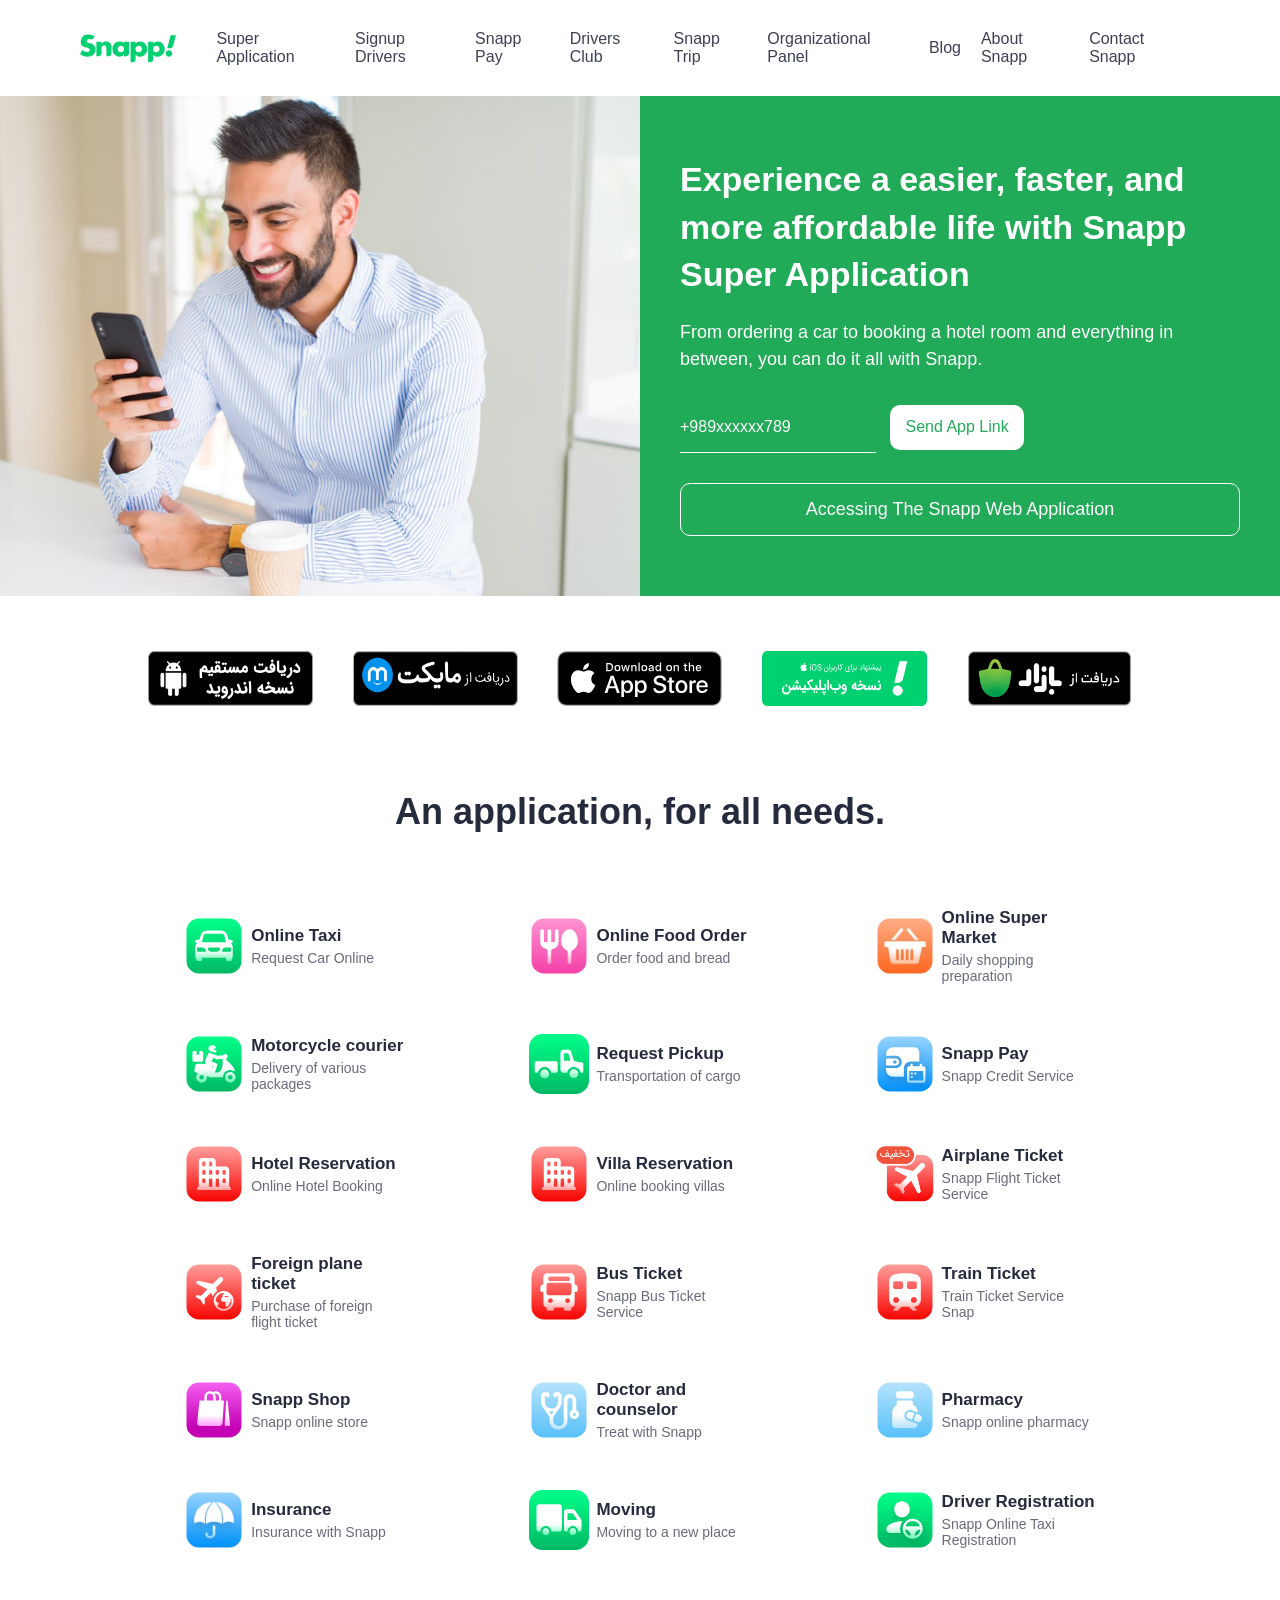
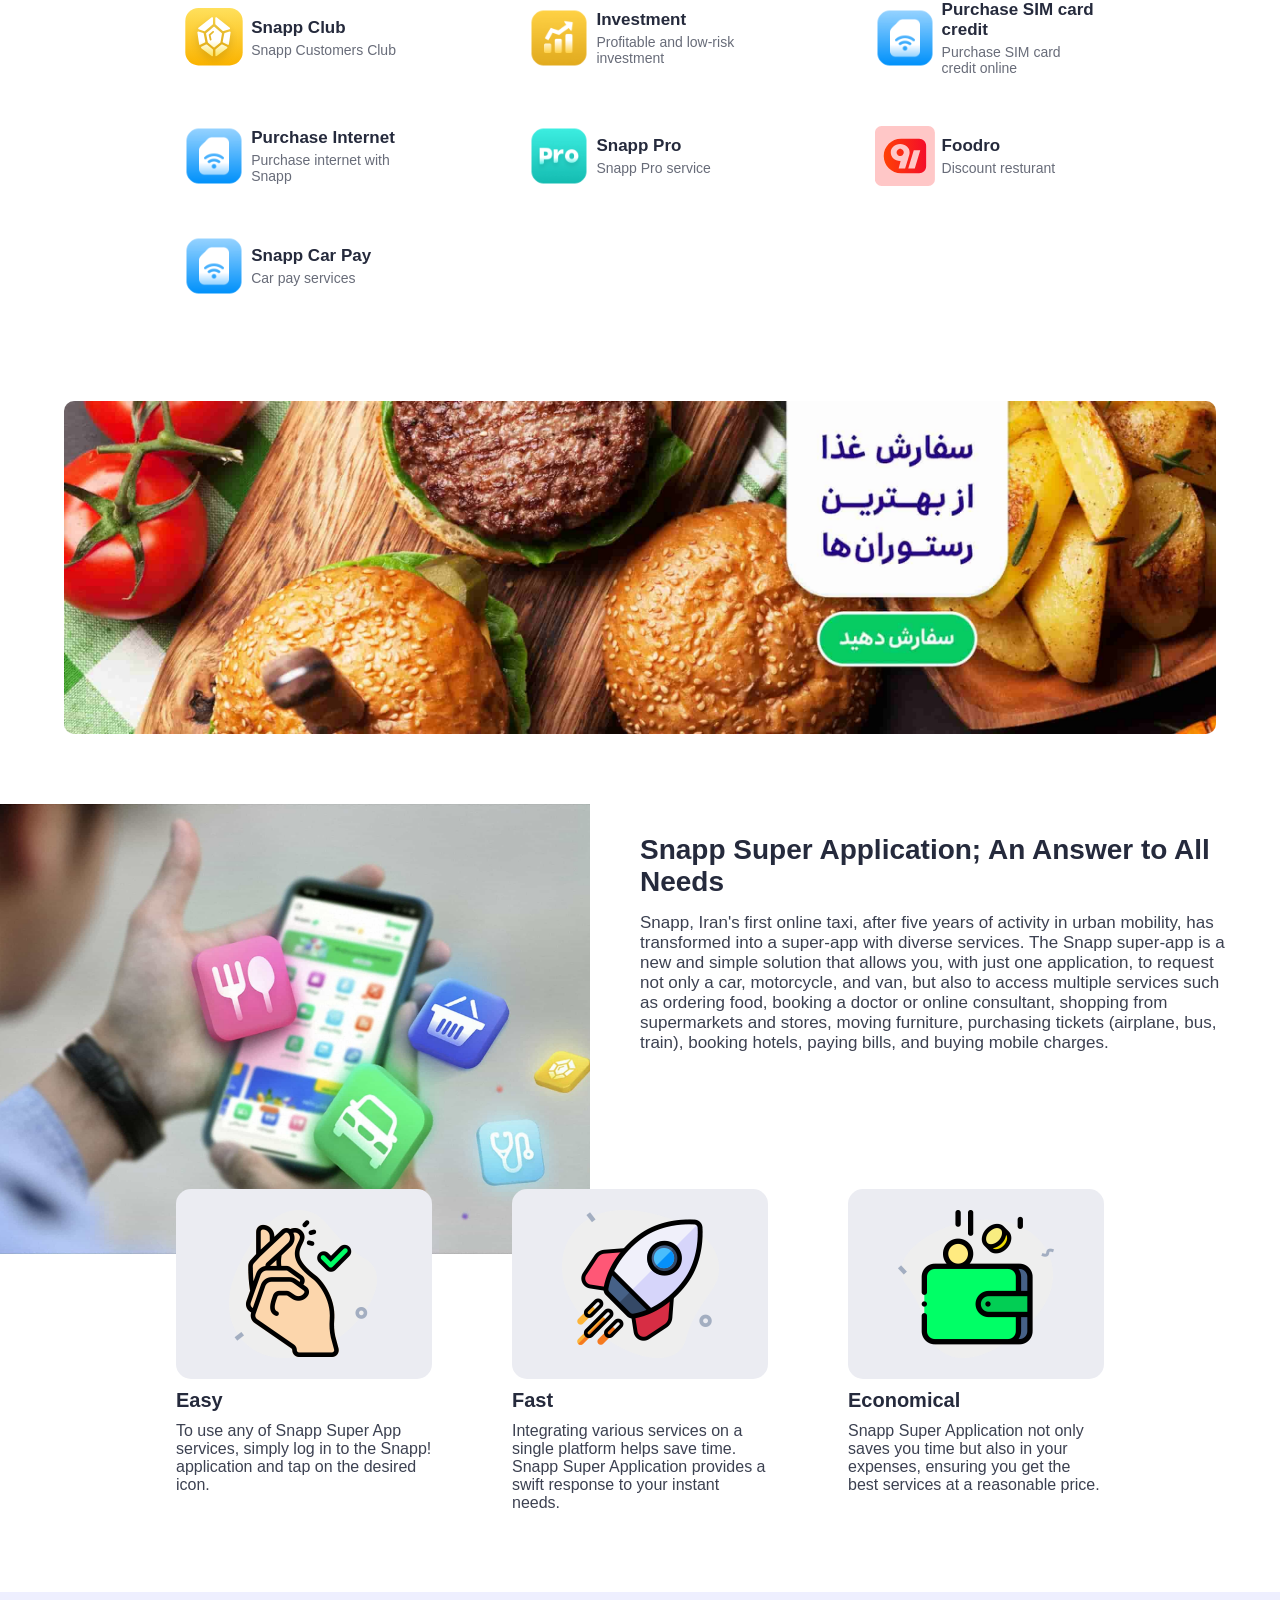
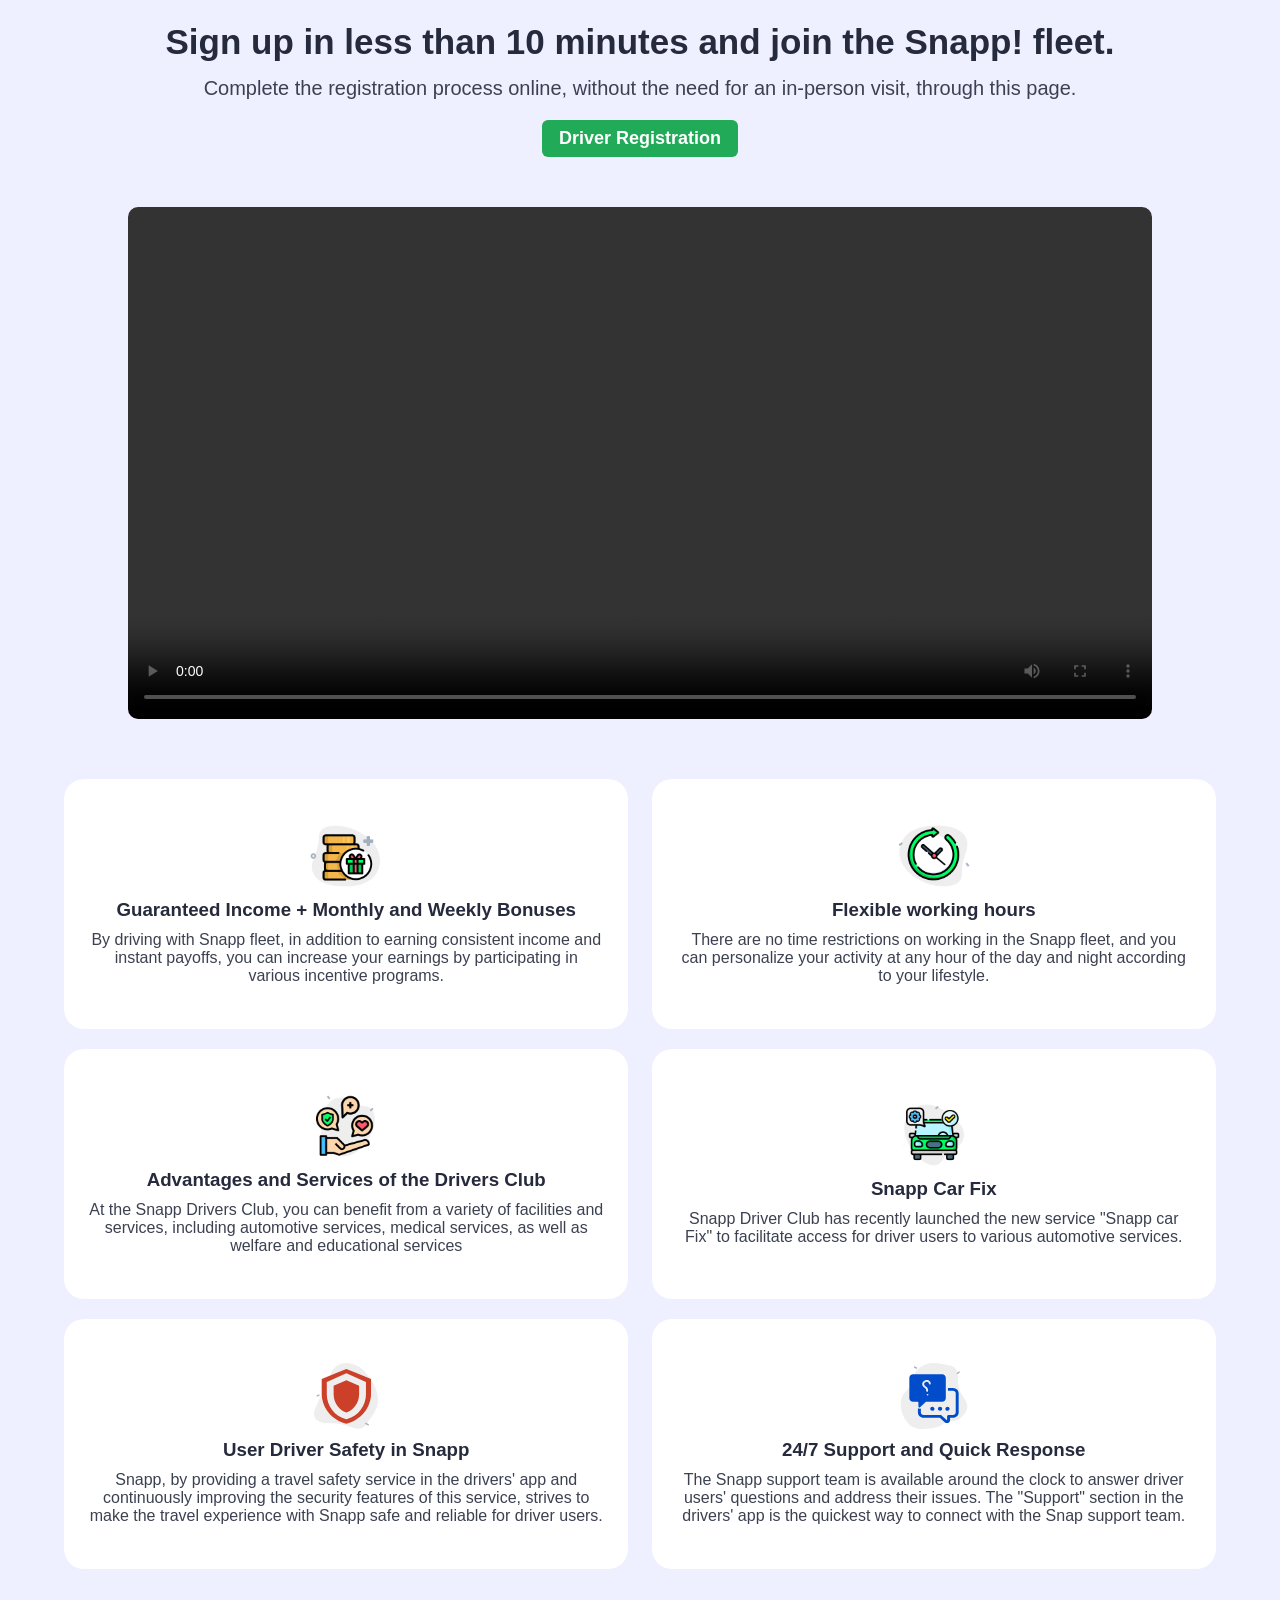
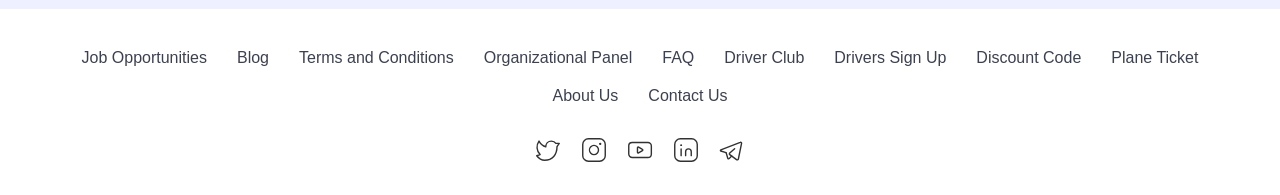
<file: index.html>
<!DOCTYPE html>
<html lang="en">
<head>
    <meta charset="UTF-8">
    <meta name="viewport" content="width=device-width, initial-scale=1.0">
    <title>Snapp Super Application</title>
    <link rel="shortcut icon" href="/assets/images/icons/favicon.ico" type="image/x-icon">
    <link rel="stylesheet" href="style.css">
    <link rel="stylesheet" href="responsive.css">
</head>
<body>

    <header>
        <div class="logo"><a href="/"><img src="assets/images/snappTextLogo.svg" alt="Snapp Logo"></a></div>
        <nav>
            <ul>
                <li><a href="#">Super Application</a></li>
                <li><a href="/driver-register.html">Signup Drivers</a></li>
                <li><a href="/snapp-pay.html">Snapp Pay</a></li>
                <li><a href="/drivers-club.html">Drivers Club</a></li>
                <li><a href="#">Snapp Trip</a></li>
                <li><a href="#">Organizational Panel</a></li>
                <li><a href="#">Blog</a></li>
                <li><a href="#">About Snapp</a></li>
                <li><a href="#">Contact Snapp</a></li>
            </ul>
        </nav>
        <div class="navbar"><a href="#"><img src="assets/images/icons/navbar.png" alt="Navbar"></a></div>
    </header>

    <main>

        <section class="top-page">
            <div class="top-left">
                <img src="assets/images/bg/intro_desktop.jpg" alt="a man laughing at his mobile phone">
            </div>
            <div class="top-right">
                <h1>Experience a easier, faster, and more affordable life with Snapp Super Application</h1>
                <p>From ordering a car to booking a hotel room and everything in between, you can do it all with Snapp.</p>
                <form class="send-app-link">
                    <input type="tel" placeholder="+989xxxxxx789">
                    <input type="submit" value="Send App Link">
                </form>
                <button>Accessing The Snapp Web Application</button>
            </div>
        </section>

        <section class="application">
            <ul>
                <li><a href="#"><img src="assets/images/app/direct-download-badge.png" alt="Direct Download"></a></li>
                <li><a href="#"><img src="assets/images/app/myketmarket.png" alt="Myket App store"></a></li>
                <li><a href="#"><img src="assets/images/app/app_store.svg" alt="App Store"></a></li>
                <li><a href="#"><img src="assets/images/app/snapp-pwa.png" alt="PWA"></a></li>
                <li><a href="#"><img src="assets/images/app/bazaar.png" alt="Bazaar App Store"></a></li>
            </ul>
        </section>

        <section class="service">
            <h2>An application, for all needs.</h2>
            <ul>
                <li>
                    <a href="#">
                        <img src="assets/images/icons/taxi.svg" alt="Taxi">
                        <div class="service-title">
                            <h3>Online Taxi</h3>
                            <p>Request Car Online</p>
                        </div>
                    </a>
                </li>
                <li>
                    <a href="#">
                        <img src="assets/images/icons/food.svg" alt="Food">
                        <div class="service-title">
                            <h3>Online Food Order</h3>
                            <p>Order food and bread</p>
                        </div>
                    </a>
                </li>
                <li>
                    <a href="#">
                        <img src="assets/images/icons/Market-Orange-Final.webp" alt="SuperMarket">
                        <div class="service-title">
                            <h3>Online Super Market</h3>
                            <p>Daily shopping preparation</p>
                        </div>
                    </a>
                </li>
                <li>
                    <a href="#">
                        <img src="assets/images/icons/bike.svg" alt="Motorcycle courier">
                        <div class="service-title">
                            <h3>Motorcycle courier</h3>
                            <p>Delivery of various packages</p>
                        </div>
                    </a>
                </li>
                <li>
                    <a href="#">
                        <img src="assets/images/icons/pickup.svg" alt="Pickup">
                        <div class="service-title">
                            <h3>Request Pickup</h3>
                            <p>Transportation of cargo</p>
                        </div>
                    </a>
                </li>
                <li>
                    <a href="#">
                        <img src="assets/images/icons/Credit.svg" alt="Snapp Pay">
                        <div class="service-title">
                            <h3>Snapp Pay</h3>
                            <p>Snapp Credit Service</p>
                        </div>
                    </a>
                </li>
                <li>
                    <a href="#">
                        <img src="assets/images/icons/hotel.svg" alt="Hotel Booking">
                        <div class="service-title">
                            <h3>Hotel Reservation</h3>
                            <p>Online Hotel Booking</p>
                        </div>
                    </a>
                </li>
                <li>
                    <a href="#">
                        <img src="assets/images/icons/hotel.svg" alt="Accommodations">
                        <div class="service-title">
                            <h3>Villa Reservation</h3>
                            <p>Online booking villas</p>
                        </div>
                    </a>
                </li>
                <li>
                    <a href="#">
                        <img src="assets/images/icons/fdom-t.png" alt="Airplane Ticket">
                        <div class="service-title">
                            <h3>Airplane Ticket</h3>
                            <p>Snapp Flight Ticket Service</p>
                        </div>
                    </a>
                </li>
                <li>
                    <a href="#">
                        <img src="assets/images/icons/intflight.svg" alt="Foreign plane ticket">
                        <div class="service-title">
                            <h3>Foreign plane ticket</h3>
                            <p>Purchase of foreign flight ticket</p>
                        </div>
                    </a>
                </li>
                <li>
                    <a href="#">
                        <img src="assets/images/icons/bus.svg" alt="Bus">
                        <div class="service-title">
                            <h3>Bus Ticket</h3>
                            <p>Snapp Bus Ticket Service</p>
                        </div>
                    </a>
                </li>
                <li>
                    <a href="#">
                        <img src="assets/images/icons/train.svg" alt="Train Ticket">
                        <div class="service-title">
                            <h3>Train Ticket</h3>
                            <p>Train Ticket Service Snap</p>
                        </div>
                    </a>
                </li>
                <li>
                    <a href="#">
                        <img src="assets/images/icons/shop.svg" alt="Shop">
                        <div class="service-title">
                            <h3>Snapp Shop</h3>
                            <p>Snapp online store</p>
                        </div>
                    </a>
                </li>
                <li>
                    <a href="#">
                        <img src="assets/images/icons/doctor.svg" alt="Doctor and counselor">
                        <div class="service-title">
                            <h3>Doctor and counselor</h3>
                            <p>Treat with Snapp</p>
                        </div>
                    </a>
                </li>
                <li>
                    <a href="#">
                        <img src="assets/images/icons/pharmacy.svg" alt="pharmacy">
                        <div class="service-title">
                            <h3>Pharmacy</h3>
                            <p>Snapp online pharmacy</p>
                        </div>
                    </a>
                </li>
                <li>
                    <a href="#">
                        <img src="assets/images/icons/Insurance.webp" alt="insurance">
                        <div class="service-title">
                            <h3>Insurance</h3>
                            <p>Insurance with Snapp</p>
                        </div>
                    </a>
                </li>
                <li>
                    <a href="#">
                        <img src="assets/images/icons/moving.svg" alt="moving">
                        <div class="service-title">
                            <h3>Moving</h3>
                            <p>Moving to a new place</p>
                        </div>
                    </a>
                </li>
                <li>
                    <a href="#">
                        <img src="assets/images/icons/driver.svg" alt="Diver">
                        <div class="service-title">
                            <h3>Driver Registration</h3>
                            <p>Snapp Online Taxi Registration</p>
                        </div>
                    </a>
                </li>
                <li>
                    <a href="#">
                        <img src="assets/images/icons/club.svg" alt="Club">
                        <div class="service-title">
                            <h3>Snapp Club</h3>
                            <p>Snapp Customers Club</p>
                        </div>
                    </a>
                </li>
                <li>
                    <a href="#">
                        <img src="assets/images/icons/Investemnt-New Color.png" alt="Investment">
                        <div class="service-title">
                            <h3>Investment</h3>
                            <p>Profitable and low-risk investment</p>
                        </div>
                    </a>
                </li>
                <li>
                    <a href="#">
                        <img src="assets/images/icons/wallet.png" alt="Purchase SIM card credit">
                        <div class="service-title">
                            <h3>Purchase SIM card credit</h3>
                            <p>Purchase SIM card credit online</p>
                        </div>
                    </a>
                </li>
                <li>
                    <a href="#">
                        <img src="assets/images/icons/wallet.png" alt="Purchase Internet">
                        <div class="service-title">
                            <h3>Purchase Internet</h3>
                            <p>Purchase internet with Snapp</p>
                        </div>
                    </a>
                </li>
                <li>
                    <a href="#">
                        <img src="assets/images/icons/Pro.png" alt="Snapp Pro">
                        <div class="service-title">
                            <h3>Snapp Pro</h3>
                            <p>Snapp Pro service</p>
                        </div>
                    </a>
                </li>
                <li>
                    <a href="#">
                        <img src="assets/images/icons/foodroicon.svg" alt="Foodro">
                        <div class="service-title">
                            <h3>Foodro</h3>
                            <p>Discount resturant</p>
                        </div>
                    </a>
                </li>
                <li>
                    <a href="#">
                        <img src="assets/images/icons/wallet.png" alt="Snapp Carpay">
                        <div class="service-title">
                            <h3>Snapp Car Pay</h3>
                            <p>Car pay services</p>
                        </div>
                    </a>
                </li>
            </ul>
        </section>

        <section class="banner"><a href="#"><img src="assets/images/banner/Food.jpg" alt="Food Banner"></a></section>

        <section class="about-snapp">
            <div class="about-left">
                <img src="assets/images/bg/super-app.jpg" alt="Snapp Super Application">
            </div>
            <div class="about-right">
                <h2>Snapp Super Application; An Answer to All Needs</h2>
                <p>Snapp, Iran's first online taxi, after five years of activity in urban mobility, has transformed into a super-app with diverse services. The Snapp super-app is a new and simple solution that allows you, with just one application, to request not only a car, motorcycle, and van, but also to access multiple services such as ordering food, booking a doctor or online consultant, shopping from supermarkets and stores, moving furniture, purchasing tickets (airplane, bus, train), booking hotels, paying bills, and buying mobile charges.</p>
            </div>
        </section>

        <section class="feature">
            <ul>
                <li>
                    <div class="imgbox"><img src="assets/images/icons/210x190-easy.png" alt="Easy"></div>
                    <h3>Easy</h3>
                    <p>To use any of Snapp Super App services, simply log in to the Snapp! application and tap on the desired icon.</p>
                </li>
                <li>
                    <div class="imgbox"><img src="assets/images/icons/210x190-fast.png" alt="Fast"></div>
                    <h3>Fast</h3>
                    <p>Integrating various services on a single platform helps save time. Snapp Super Application provides a swift response to your instant needs.</p>
                </li>
                <li>
                    <div class="imgbox"><img src="assets/images/icons/210x190-eco.png" alt="Eco"></div>
                    <h3>Economical</h3>
                    <p>Snapp Super Application not only saves you time but also in your expenses, ensuring you get the best services at a reasonable price.</p>
                </li>
            </ul>
        </section>

        <section class="driver-signup">
            <div class="videobox">
                <h2>Sign up in less than 10 minutes and join the Snapp! fleet.</h2>
                <span>Complete the registration process online, without the need for an in-person visit, through this page.</span>
                <button>Driver Registration</button>
                <video controls>
                    <source src="assets/video/jazbranandeh1.mp4" type="video/mp4">
                </video>
            </div>
            <div class="driver-feature">
                <ul>
                    <li>
                        <img src="assets/images/icons/180x100-income.png" alt="Income">
                        <h3>Guaranteed Income + Monthly and Weekly Bonuses</h3>
                        <p>By driving with Snapp fleet, in addition to earning consistent income and instant payoffs, you can increase your earnings by participating in various incentive programs.</p>
                    </li>
                    <li>
                        <img src="assets/images/icons/180x100-hour.png" alt="Hour">
                        <h3>Flexible working hours</h3>
                        <p>There are no time restrictions on working in the Snapp fleet, and you can personalize your activity at any hour of the day and night according to your lifestyle.</p>
                    </li>
                    <li>
                        <img src="assets/images/icons/180x100-benefits.png" alt="Benefits">
                        <h3>Advantages and Services of the Drivers Club</h3>
                        <p>At the Snapp Drivers Club, you can benefit from a variety of facilities and services, including automotive services, medical services, as well as welfare and educational services</p>
                    </li>
                    <li>
                        <img src="assets/images/icons/180x100-carfix.png" alt="Car fix">
                        <h3>Snapp Car Fix</h3>
                        <p>Snapp Driver Club has recently launched the new service "Snapp car Fix" to facilitate access for driver users to various automotive services.</p>
                    </li>
                    <li>
                        <img src="assets/images/icons/safety.svg" alt="safety">
                        <h3>User Driver Safety in Snapp</h3>
                        <p>Snapp, by providing a travel safety service in the drivers' app and continuously improving the security features of this service, strives to make the travel experience with Snapp safe and reliable for driver users.</p>
                    </li>
                    <li>
                        <img src="assets/images/icons/support.svg" alt="Support">
                        <h3>24/7 Support and Quick Response</h3>
                        <p>The Snapp support team is available around the clock to answer driver users' questions and address their issues. The "Support" section in the drivers' app is the quickest way to connect with the Snap support team.</p>
                    </li>
                </ul>
            </div>
        </section>

    </main>

    <footer>
        <div class="menu">
            <ul>
                <li><a href="#">Job Opportunities</a></li>
                <li><a href="#">Blog</a></li>
                <li><a href="#">Terms and Conditions</a></li>
                <li><a href="#">Organizational Panel</a></li>
                <li><a href="#">FAQ</a></li>
                <li><a href="#">Driver Club</a></li>
                <li><a href="#">Drivers Sign Up</a></li>
                <li><a href="#">Discount Code</a></li>
                <li><a href="#">Plane Ticket</a></li>
                <li><a href="#">About Us</a></li>
                <li><a href="#">Contact Us</a></li>
            </ul>
        </div>
        <div class="social">
            <ul>
                <li><a href="#"><img src="assets/images/icons/Twitter.svg" alt="Twitter"></a></li>
                <li><a href="#"><img src="assets/images/icons/Instagram.svg" alt="Instagram"></a></li>
                <li><a href="#"><img src="assets/images/icons/Youtube.svg" alt="Youtube"></a></li>
                <li><a href="#"><img src="assets/images/icons/Linkedin.svg" alt="Linkedin"></a></li>
                <li><a href="#"><img src="assets/images/icons/Telegram.svg" alt="Telegram"></a></li>
            </ul>
        </div>
    </footer>
</body>
</html>
</file>
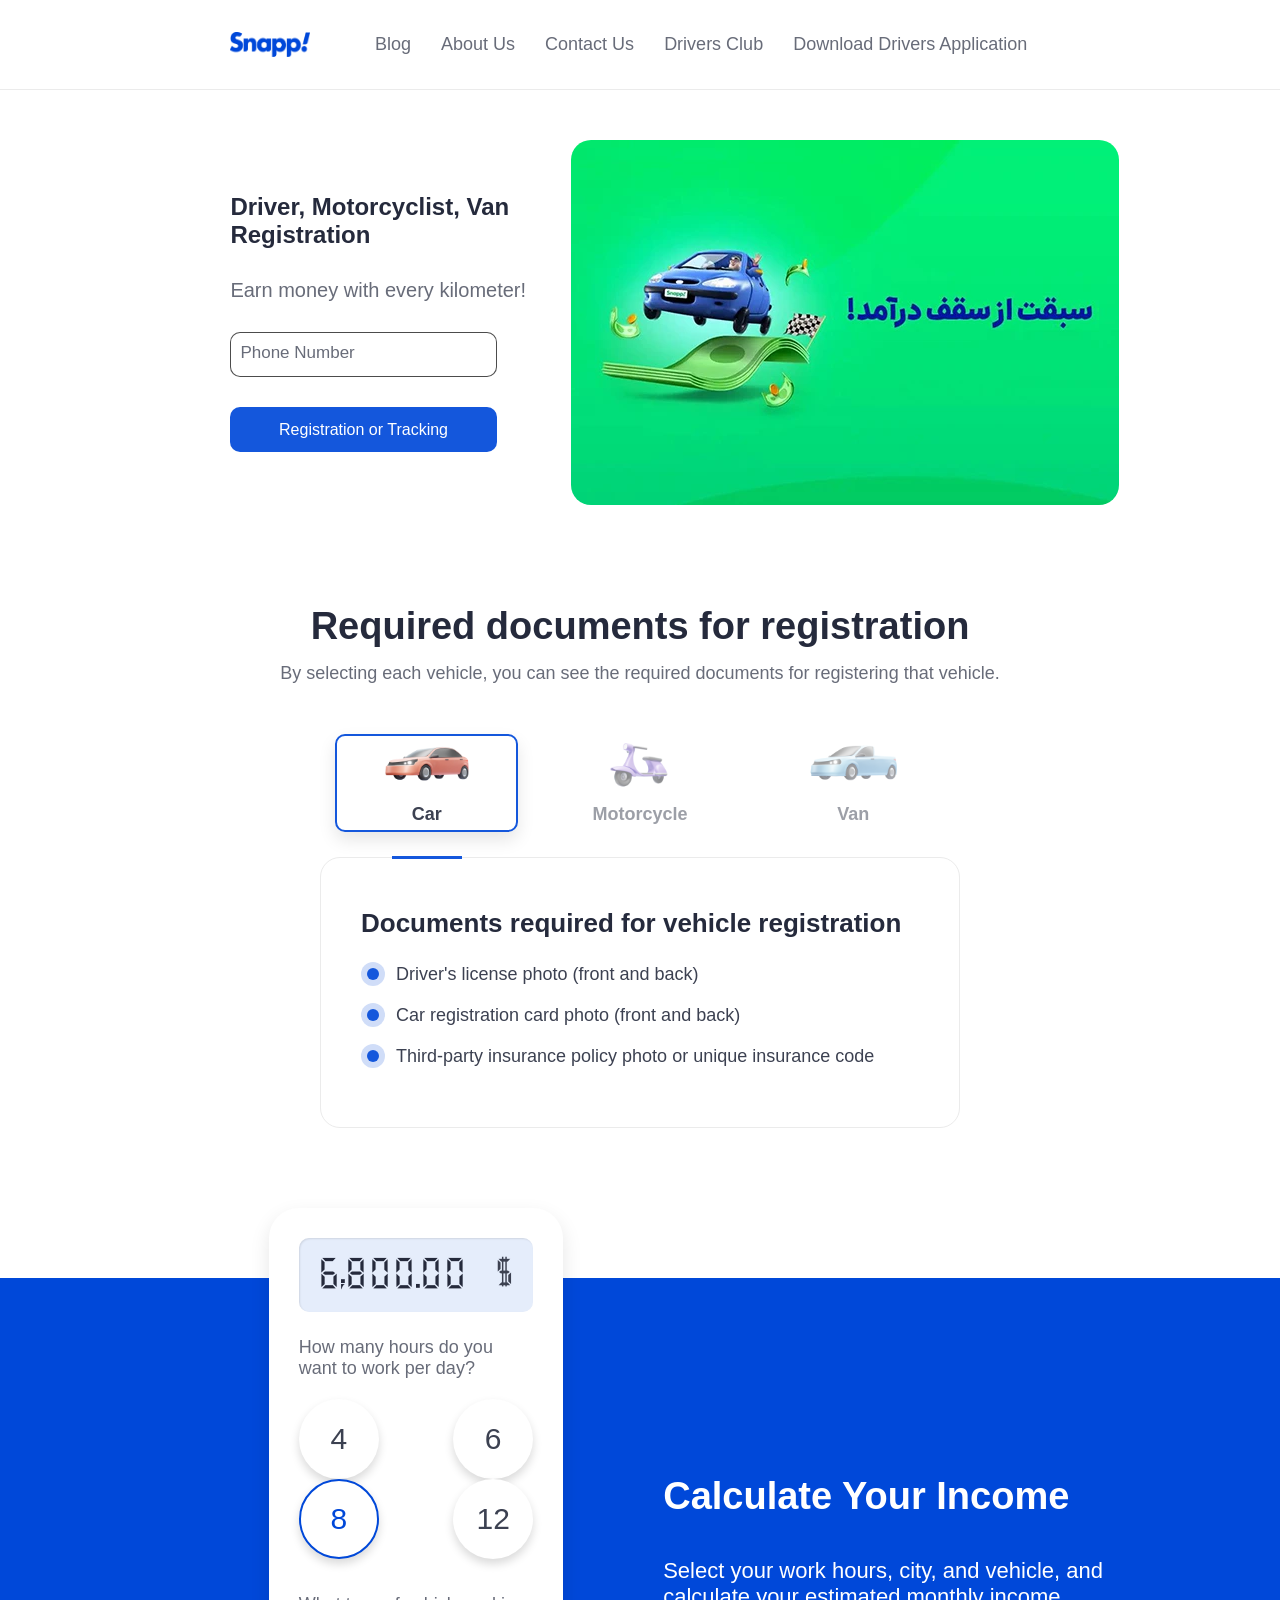
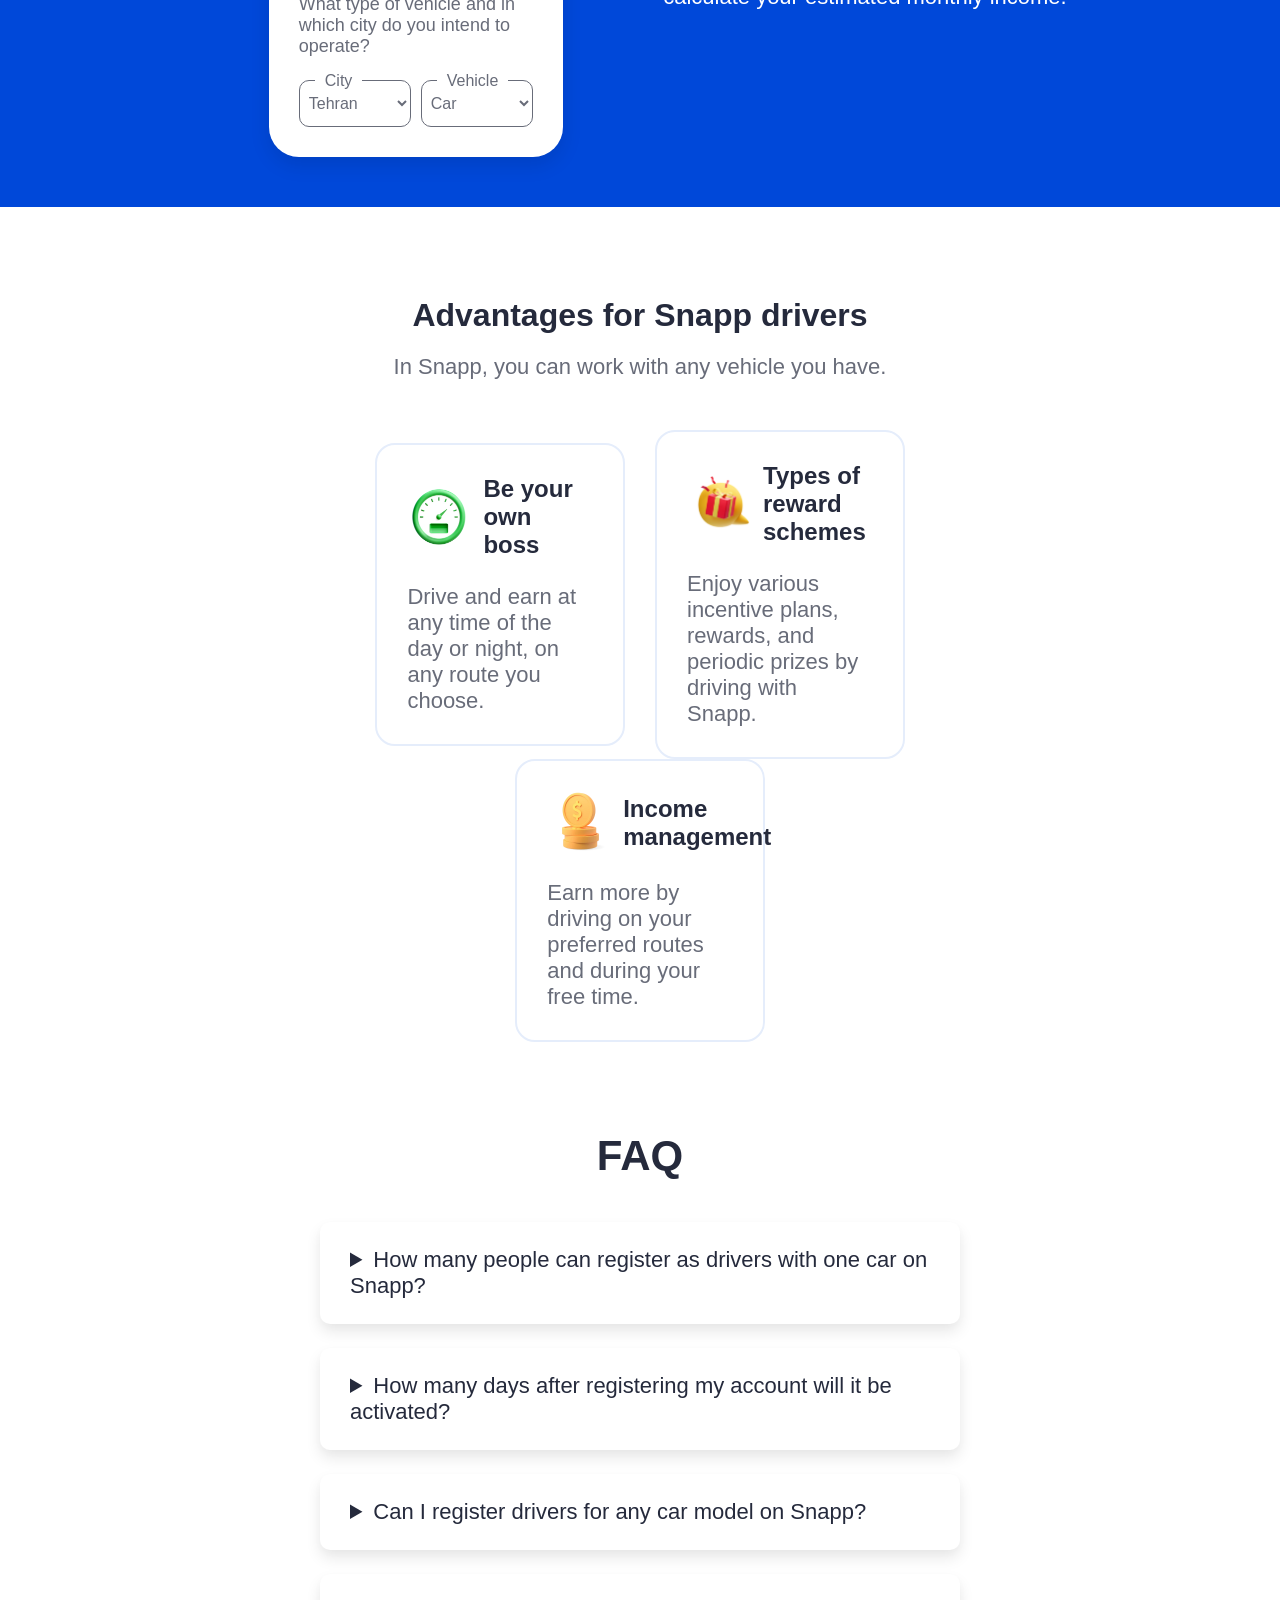
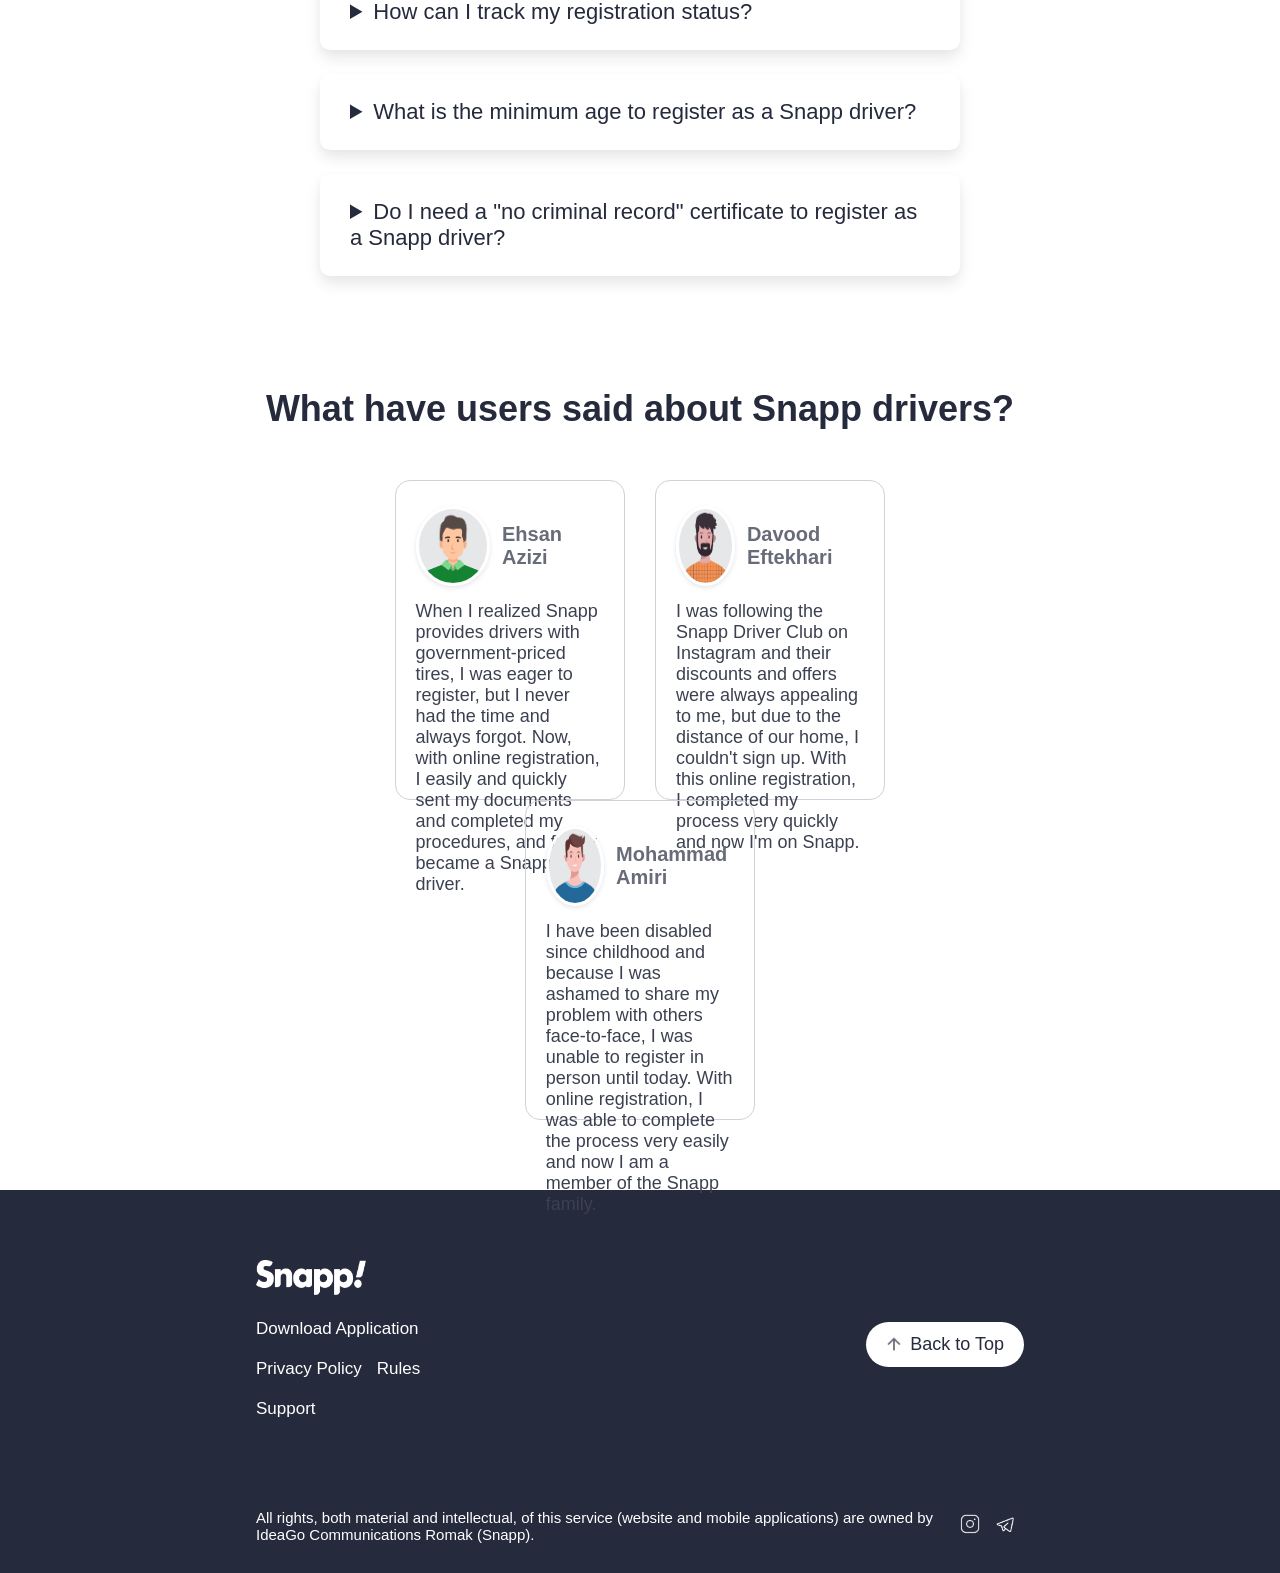
<file: driver-register.html>
<!DOCTYPE html>
<html lang="en">
<head>
    <meta charset="UTF-8">
    <meta name="viewport" content="width=device-width, initial-scale=1.0">
    <title>Taxi and Motorcycle Delivery Driver Registration</title>
    <link rel="stylesheet" href="dr-style.css">
    <link rel="stylesheet" href="dr-responsive.css">
    <link rel="shortcut icon" href="/assets/images/icons/favicon-2.ico" type="image/x-icon">
</head>
<body>

    <header>
        <div class="logo"><img src="assets/images/snapplogo-blue.png" alt="Snapp Logo"></div>
        <nav>
            <ul>
                <li><a href="#">Blog</a></li>
                <li><a href="#">About Us</a></li>
                <li><a href="#">Contact Us</a></li>
                <li><a href="/drivers-club.html">Drivers Club</a></li>
                <li><a href="#">Download Drivers Application</a></li>
            </ul>
        </nav>
        <div class="navbar"><a href="#"><img src="assets/images/icons/navbar-dark.png" alt="Navbar"></a></div>
    </header>

    <main>

        <section class="page-top">
            <div class="page-right">
                <h1>Driver, Motorcyclist, Van Registration</h1>
                <span>Earn money with every kilometer!</span>
                <form action="">
                        <input type="tel" id="phnmbr" placeholder="+989xxxxxxxxx">
                        <label for="phnmbr">Phone Number</label>
                    <input type="submit" value="Registration or Tracking">
                </form>
            </div>
            <div class="page-left">
                <img src="assets/images/banner/11.webp" alt="Driver Registration Banner">
            </div>
        </section>

        <section class="credential">
            <h2>Required documents for registration</h2>
            <p>By selecting each vehicle, you can see the required documents for registering that vehicle.</p>
            <div class="detail">
                <ul class="boxicon">
                    <li class="active"><a href="#"><img src="assets/images/icons/Car.9d684998.webp" alt="Car"><span>Car</span></a></li>
                    <li><a href="#"><img src="assets/images/icons/Bike.6d4a19ba.webp" alt="Motorcycle"><span>Motorcycle</span></a></li>
                    <li><a href="#"><img src="assets/images/icons/Truck.83c56773.webp" alt="Van"><span>Van</span></a></li>
                </ul>
                <div class="contentbox">
                    <h3>Documents required for vehicle registration</h3>
                    <ul>
                        <li>Driver's license photo (front and back)</li>
                        <li>Car registration card photo (front and back)</li>
                        <li>Third-party insurance policy photo or unique insurance code</li>
                    </ul>
                </div>
            </div>
        </section>

        <section class="calcu">
            <div class="calculeft">
                <div class="calculator">
                    <div class="price">
                        <h4>6,800.00</h4>
                        <span>$</span>
                    </div>
                    <div class="daywork">
                        <p>How many hours do you want to work per day?</p>
                        <ul>
                            <a href="#"><li>4</li></a>
                            <a href="#"><li>6</li></a>
                            <a href="#"><li class="active">8</li></a>
                            <a href="#"><li>12</li></a>
                        </ul>
                    </div>
                    <div class="info">
                        <p>What type of vehicle and in which city do you intend to operate?</p>
                        <div class="infoselector">
                            <fieldset>
                                <legend>City</legend>
                                <select name="" id="">
                                    <option value="teh">Tehran</option>
                                    <option value="krj">Karaj</option>
                                    <option value="msh">Mashhad</option>
                                    <option value="shz">Shiraz</option>
                                    <option value="tbz">Tabriz</option>
                                    <option value="esf">Esfahan</option>
                                </select>
                            </fieldset>
                            <fieldset>
                                <legend>Vehicle</legend>
                                <select name="" id="">
                                    <option value="car">Car</option>
                                    <option value="bike">Motorcycle</option>
                                </select>
                            </fieldset>
                        </div>
                    </div>
                </div>
            </div>
            <div class="calcuright">
                <h3>Calculate Your Income</h3>
                <p>Select your work hours, city, and vehicle, and calculate your estimated monthly income.</p>
            </div>
        </section>

        <section class="privilege">
            <h2>Advantages for Snapp drivers</h2>
            <p>In Snapp, you can work with any vehicle you have.</p>
            <div class="infobox">
                <ul>
                    <li>
                        <div class="title">
                            <img src="assets/images/icons/Clock.6d205b15.webp" alt="Clock">
                            <h3>Be your own boss</h3>
                        </div>
                        <p>Drive and earn at any time of the day or night, on any route you choose.</p>
                    </li>
                    <li>
                        <div class="title">
                            <img src="assets/images/icons/Gift.138a43ce.webp" alt="Gift">
                            <h3>Types of reward schemes</h3>
                        </div>
                        <p>Enjoy various incentive plans, rewards, and periodic prizes by driving with Snapp.</p>
                    </li>
                    <li>
                        <div class="title">
                            <img src="assets/images/icons/Money.35d541b4.webp" alt="Money">
                            <h3>Income management</h3>
                        </div>
                        <p>Earn more by driving on your preferred routes and during your free time.</p>
                    </li>
                </ul>
            </div>
        </section>

        <section class="faq">
            <h2>FAQ</h2>
            <div class="faq-container">
                <details>
                    <summary>How many people can register as drivers with one car on Snapp?</summary>
                    <p>A maximum of 3 people can register and operate with one car on Snapp Drivers.</p>
                </details>
                <details>
                    <summary>How many days after registering my account will it be activated?</summary>
                    <p>We will inform you via SMS about your registration status between one and three days.</p>
                </details>
                <details>
                    <summary>Can I register drivers for any car model on Snapp?</summary>
                    <p>Unfortunately, this model of cars does not allow drivers to register on Snapp: <br>
                        Renault PK <br>
                        Paykan</p>
                </details>
                <details>
                    <summary>How can I track my registration status?</summary>
                    <p>You can track your registration status by clicking on the "Register" or "Follow" button at the top of this page.</p>
                </details>
                <details>
                    <summary>What is the minimum age to register as a Snapp driver?</summary>
                    <p>To register as a Snapp driver, you must be at least 18 years old.</p>
                </details>
                <details>
                    <summary>Do I need a "no criminal record" certificate to register as a Snapp driver?</summary>
                    <p>After registration, Snapp's security team verifies the background check with the police to ensure there is no criminal record.</p>
                </details>
            </div>
        </section>

        <section class="drivers-comments">
            <h2>What have users said about Snapp drivers?</h2>
            <div class="cm-container">
                <ul>
                    <li>
                        <div class="information">
                            <div class="imgbox"><img src="assets/images/icons/avatar4.png" alt="Avatar 1"></div>
                            <h3>Ehsan Azizi</h3>
                        </div>
                        <p>When I realized Snapp provides drivers with government-priced tires, I was eager to register, but I never had the time and always forgot. Now, with online registration, I easily and quickly sent my documents and completed my procedures, and finally became a Snapp driver.</p>

                    </li>
                    <li>
                        <div class="information">
                            <div class="imgbox"><img src="assets/images/icons/avatar3.png" alt="Avatar 2"></div>
                            <h3>Davood Eftekhari</h3>
                        </div>
                        <p>I was following the Snapp Driver Club on Instagram and their discounts and offers were always appealing to me, but due to the distance of our home, I couldn't sign up. With this online registration, I completed my process very quickly and now I'm on Snapp.</p>
                    </li>
                    <li>
                        <div class="information">
                            <div class="imgbox"><img src="assets/images/icons/avatar2.png" alt="Avatar 3"></div>
                            <h3>Mohammad Amiri</h3>
                        </div>
                        <p>I have been disabled since childhood and because I was ashamed to share my problem with others face-to-face, I was unable to register in person until today. With online registration, I was able to complete the process very easily and now I am a member of the Snapp family.</p>
                    </li>
                </ul>
            </div>
        </section>

    </main>

    <footer>
        <div class="footer-container">
            <div class="footleft">
                <img src="assets/images/snapplogo-whitepng.png" alt="Snapp white logo">
                <ul>
                    <li><a href="#">Download Application</a></li>
                    <li><a href="#">Privacy Policy</a></li>
                    <li><a href="#">Rules</a></li>
                    <li><a href="#">Support</a></li>
                </ul>
            </div>
            <div class="footright"><button><img src="assets/images/icons/arrow-top.png" alt="Arrow Top">Back to Top</button></div>
        </div>
        <div class="copyright">
            <p>All rights, both material and intellectual, of this service (website and mobile applications) are owned by IdeaGo Communications Romak (Snapp).</p>
            <div class="social">
                <a href="#"><img src="assets/images/icons/Instagram-white.png" alt="Instagram"></a>
                <a href="#"><img src="assets/images/icons/Telegram-white.png" alt="Telegram"></a>
            </div>
        </div>
    </footer>
</body>
</html>
</file>
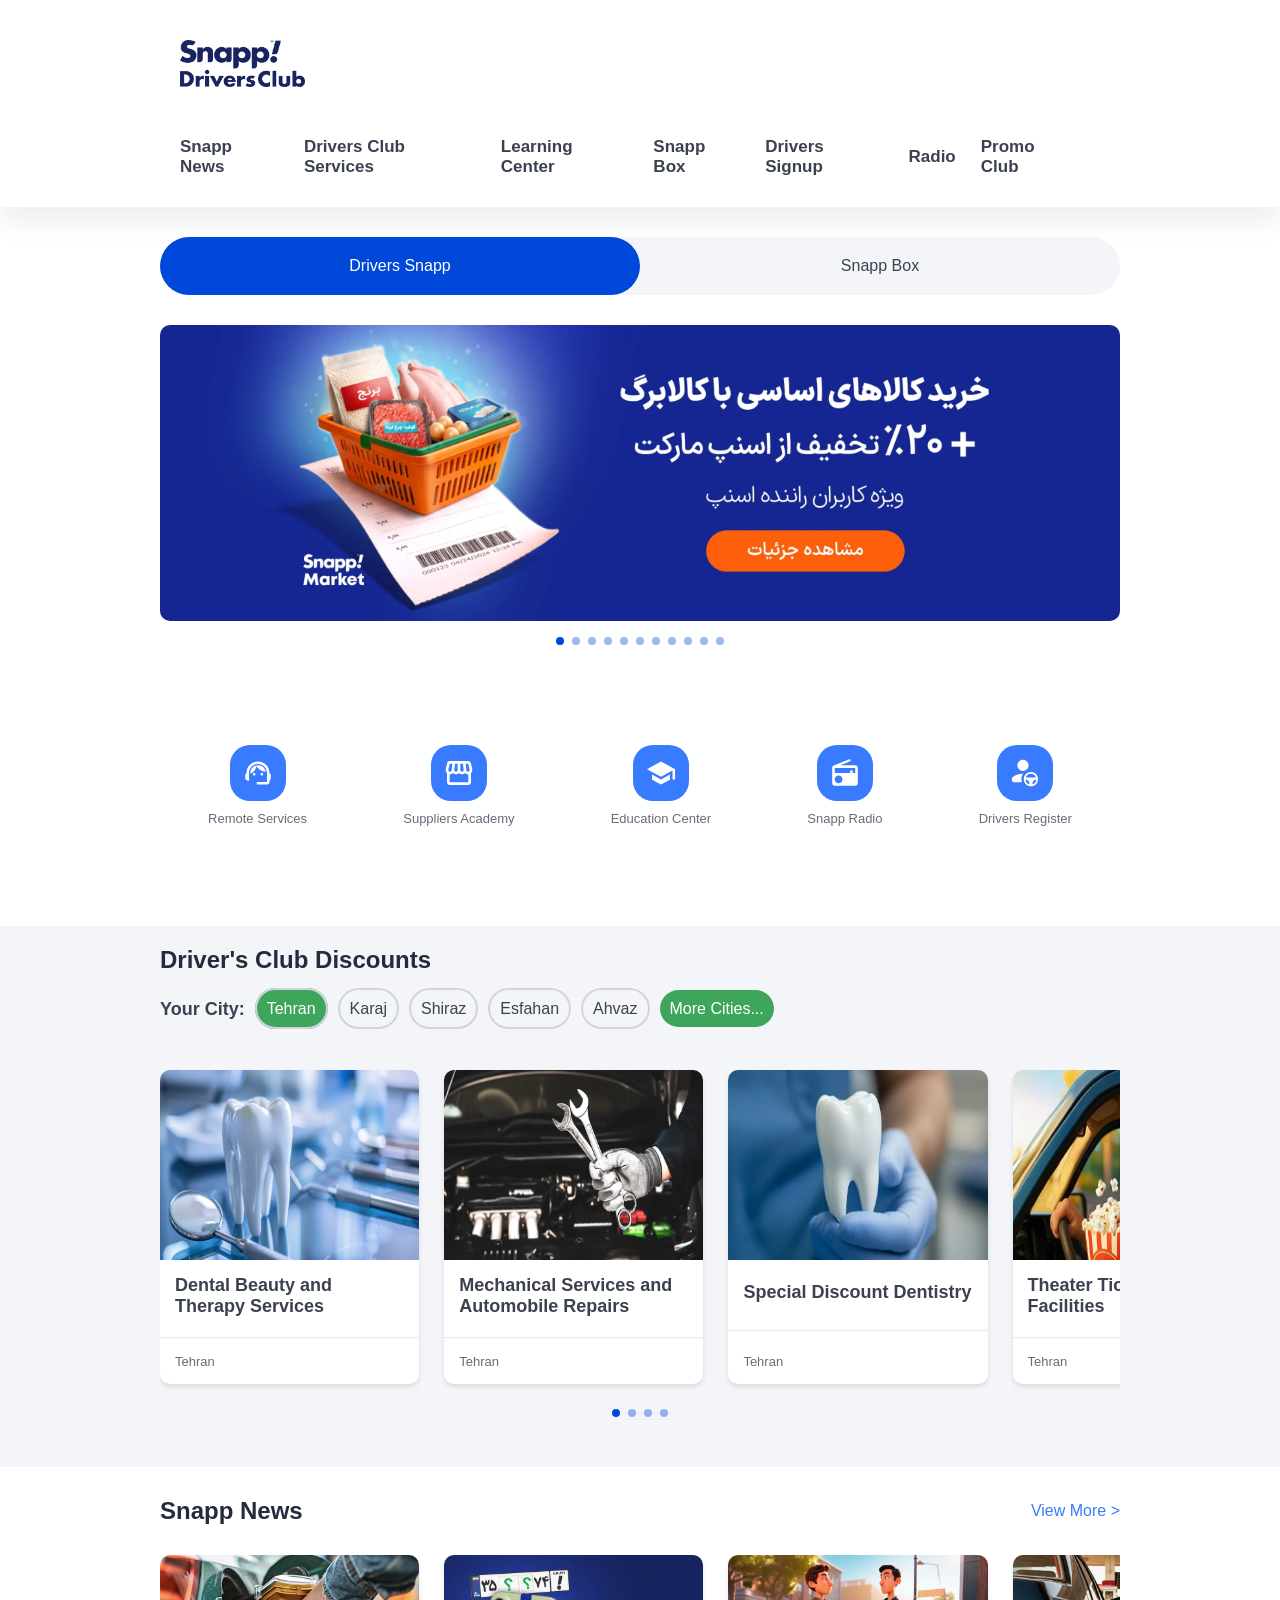
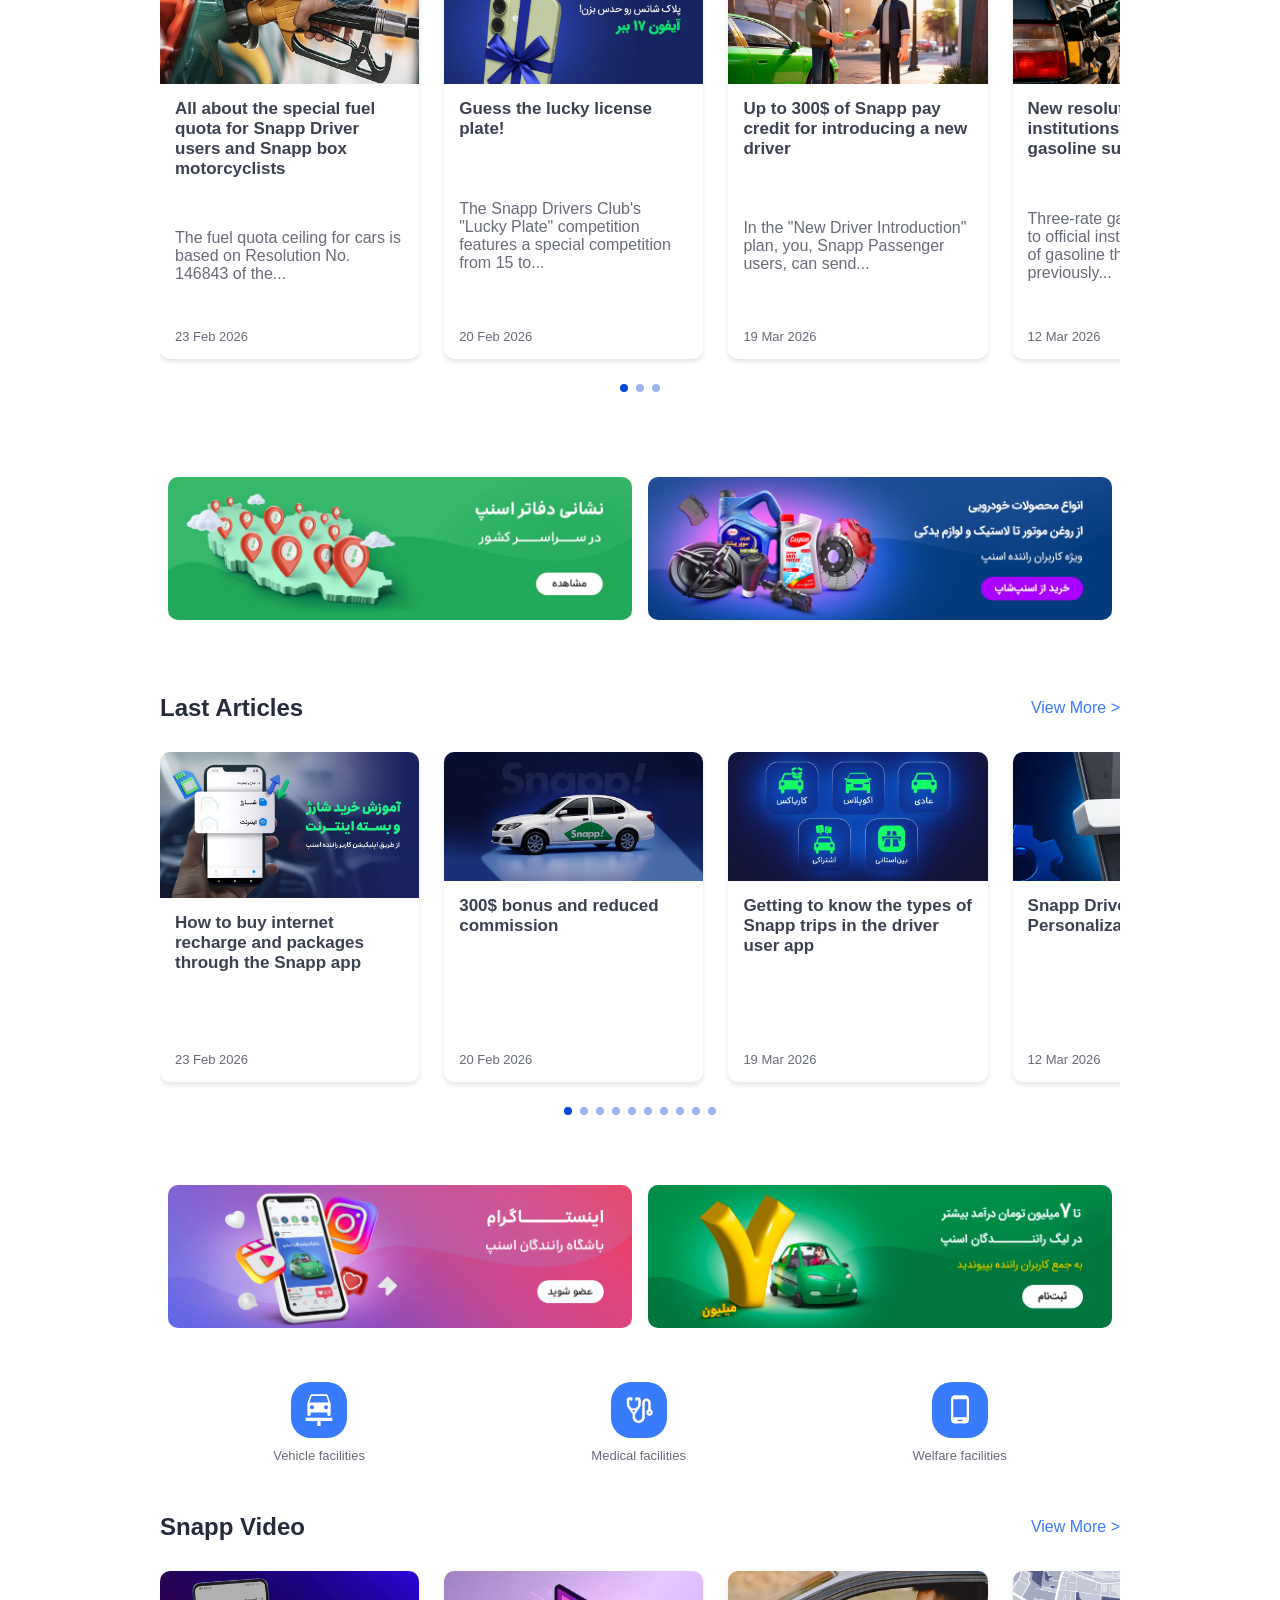
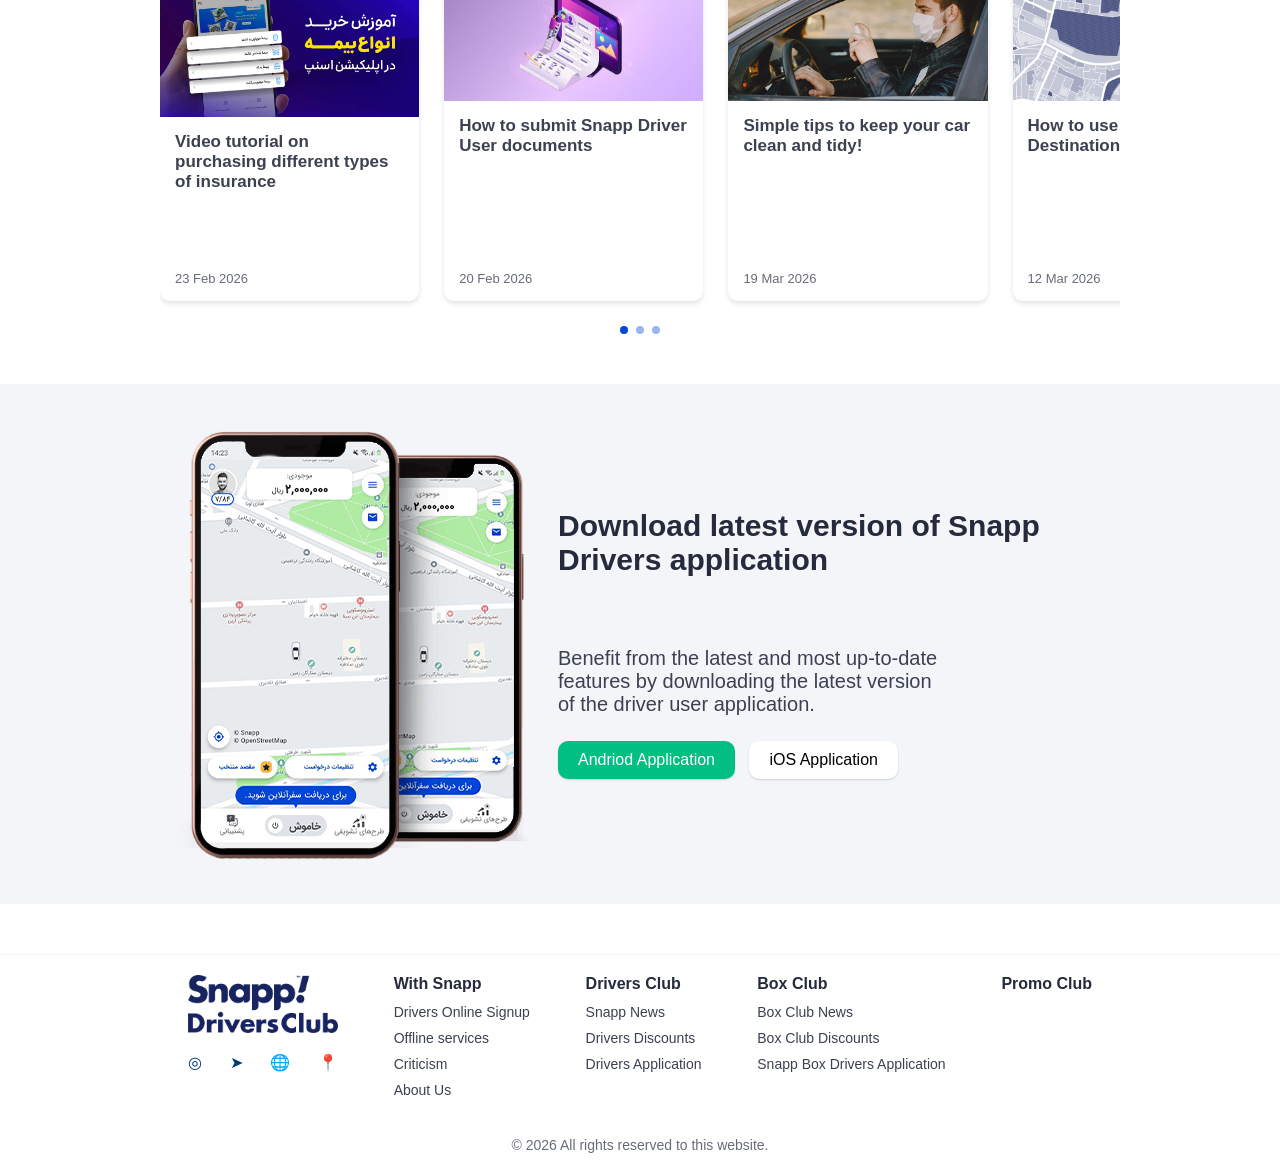
<file: drivers-club.html>
<!DOCTYPE html>
<html lang="en">
<head>
    <meta charset="UTF-8">
    <meta name="viewport" content="width=device-width, initial-scale=1.0">
    <title>Snapp Drivers Club</title>
    <link rel="stylesheet" href="drivers-club-style.css">
    <link rel="stylesheet" href="drivers-club-responsive.css">
</head>
<body>
    <header>
        <div class="logo"><img src="assets/images/Dc-logo.png" alt="Snapp Drivers Club Logo"></div>
        <nav>
            <ul>
                <li><a href="#">Snapp News</a></li>
                <li><a href="#">Drivers Club Services</a></li>
                <li><a href="#">Learning Center</a></li>
                <li><a href="#">Snapp Box</a></li>
                <li><a href="/driver-register.html">Drivers Signup</a></li>
                <li><a href="#">Radio</a></li>
                <li><a href="#">Promo Club</a></li>
            </ul>
        </nav>
        <div class="navbar"><a href="#"><img src="assets/images/icons/navbar.png" alt="Navbar"></a></div>
    </header>

    <main>
        <section class="driver-type">
            <div class="dt-container">
                <a href="#" class="active">Drivers Snapp</a>
                <a href="#">Snapp Box</a>
            </div>
        </section>

        <section class="slider">
            <div class="slider-container">
                <img src="assets/images/banner/slider-scaled.webp" alt="Driver Club Slider">
                <div class="slider-dots">
                    <span class="active"></span>
                    <span></span>
                    <span></span>
                    <span></span>
                    <span></span>
                    <span></span>
                    <span></span>
                    <span></span>
                    <span></span>
                    <span></span>
                    <span></span>
                </div>
            </div>
        </section>

        <section class="icon-box">
            <div class="ic-container">
                <ul>
                    <li>
                        <a href="#">
                            <div class="icons"><img src="assets/images/icons/support_agent.svg" alt="Remote services"></div>
                            <span>Remote Services</span>
                        </a>
                    </li>
                    <li>
                        <a href="#">
                            <div class="icons"><img src="assets/images/icons/academy_vendor.svg" alt="Suppliers Academy"></div>
                            <span>Suppliers Academy</span>
                        </a>
                    </li>
                    <li>
                        <a href="#">
                            <div class="icons"><img src="assets/images/icons/school.svg" alt="Education Center"></div>
                            <span>Education Center</span>
                        </a>
                    </li>
                    <li>
                        <a href="#">
                            <div class="icons"><img src="assets/images/icons/radio.svg" alt="Snapp Radio"></div>
                            <span>Snapp Radio</span>
                        </a>
                    </li>
                    <li>
                        <a href="#">
                            <div class="icons"><img src="assets/images/icons/driver (1).svg" alt="Drivers register"></div>
                            <span>Drivers Register</span>
                        </a>
                    </li>
                </ul>
            </div>
        </section>

        <section class="dc-discounts">
            <div class="dcd-container">
                <h2>Driver's Club Discounts</h2>
                <div class="dcd-city">
                    <span>Your City:</span>
                    <ul>
                        <li><a href="#" class="active">Tehran</a></li>
                        <li><a href="#">Karaj</a></li>
                        <li><a href="#">Shiraz</a></li>
                        <li><a href="#">Esfahan</a></li>
                        <li><a href="#">Ahvaz</a></li>
                        <li><a href="#">More Cities...</a></li>
                    </ul>
                </div>
                <div class="posts-container">
                    <div class="posts-box">
                        <a href="#" class="pbs">
                            <img src="assets/images/posts/20250916-Sadra.webp" alt="Post 1">
                            <h3>Dental Beauty and Therapy Services</h3>
                            <hr>
                            <span>Tehran</span>
                        </a>
                    </div>
                    <div class="posts-box">
                        <a href="#" class="pbs">
                            <img src="assets/images/posts/tamirgah-majid-tehran-H-webp.webp" alt="Post 2">
                            <h3>Mechanical Services and Automobile Repairs</h3>
                            <hr>
                            <span>Tehran</span>
                        </a>
                    </div>
                    <div class="posts-box">
                        <a href="#" class="pbs">
                            <img src="assets/images/posts/20250526-Delin-H.webp" alt="Post 3">
                            <h3>Special Discount Dentistry</h3>
                            <hr>
                            <span>Tehran</span>
                        </a>
                    </div>
                    <div class="posts-box">
                        <a href="#" class="pbs">
                            <img src="assets/images/posts/20250511-Funticket-H.webp" alt="Post 4">
                            <h3>Theater Ticket Purchase Facilities</h3>
                            <hr>
                            <span>Tehran</span>
                        </a>
                    </div>
                </div>
                <div class="posts-dots">
                    <span class="active"></span>
                    <span></span>
                    <span></span>
                    <span></span>
                </div>
            </div>
        </section>

        <section class="snapp-news">
            <div class="news-container">
                <div class="news-head">
                    <h2>Snapp News</h2>
                    <a href="#">View More ></a>
                </div>
                <div class="posts-container">
                    <div class="posts-box">
                        <a href="#">
                            <img src="assets/images/posts/20251208-Fuel-1.png" alt="Post 1">
                            <div class="content-box">
                                <h3>All about the special fuel quota for Snapp Driver users and Snapp box motorcyclists</h3>
                                <p>The fuel quota ceiling for cars is based on Resolution No. 146843 of the...</p>
                                <span>23 Feb 2026</span>
                            </div>
                        </a>
                    </div>
                    <div class="posts-box">
                        <a href="#">
                            <img src="assets/images/posts/Landing1.webp" alt="Post 2">
                            <div class="content-box">
                                <h3>Guess the lucky license plate!</h3>
                                <p>The Snapp Drivers Club's "Lucky Plate" competition features a special competition from 15 to...</p>
                                <span>20 Feb 2026</span>
                            </div>
                        </a>
                    </div>
                    <div class="posts-box">
                        <a href="#">
                            <img src="assets/images/posts/header-davat.webp" alt="Post 3">
                            <div class="content-box">
                                <h3>Up to 300$ of Snapp pay credit for introducing a new driver</h3>
                                <p>In the "New Driver Introduction" plan, you, Snapp Passenger users, can send...</p>
                                <span>19 Mar 2026</span>
                            </div>
                        </a>
                    </div>
                    <div class="posts-box">
                        <a href="#">
                            <img src="assets/images/posts/header_benzin_copy.jpg" alt="Post 4">
                            <div class="content-box">
                                <h3>New resolution from official institutions regarding gasoline supply</h3>
                                <p>Three-rate gasoline, according to official institutions, the supply of gasoline that was previously...</p>
                                <span>12 Mar 2026</span>
                            </div>
                        </a>
                    </div>
                </div>
                <div class="posts-dots">
                    <span class="active"></span>
                    <span></span>
                    <span></span>
                </div>
            </div>
        </section>

        <section class="banner">
            <div class="banner-container">
                <a href="#"><img src="assets/images/banner/all-wideBannerArtboard-1.jpg" alt="Banner 1"></a>
                <a href="#"><img src="assets/images/banner/SnappShop-wideBanner.jpg" alt="Banner 2"></a>
            </div>
        </section>

        <section class="snapp-blog">
            <div class="blog-container">
                <div class="blog-head">
                    <h2>Last Articles</h2>
                    <a href="#">View More ></a>
                </div>
                <div class="posts-container">
                    <div class="posts-box">
                        <a href="#">
                            <img src="assets/images/posts/Cover.jpg" alt="Post 1">
                            <div class="content-box">
                                <h3>How to buy internet recharge and packages through the Snapp app</h3>
                                <span>23 Feb 2026</span>
                            </div>
                        </a>
                    </div>
                    <div class="posts-box">
                        <a href="#">
                            <img src="assets/images/posts/20250823-Branded-car-H.webp" alt="Post 2">
                            <div class="content-box">
                                <h3>300$ bonus and reduced commission</h3>
                                <span>20 Feb 2026</span>
                            </div>
                        </a>
                    </div>
                    <div class="posts-box">
                        <a href="#">
                            <img src="assets/images/posts/20250802-snapp-H.webp" alt="Post 3">
                            <div class="content-box">
                                <h3>Getting to know the types of Snapp trips in the driver user app</h3>
                                <span>19 Mar 2026</span>
                            </div>
                        </a>
                    </div>
                    <div class="posts-box">
                        <a href="#">
                            <img src="assets/images/posts/20250709-Tanzime-App-H.webp" alt="Post 4">
                            <div class="content-box">
                                <h3>Snapp Driver App Personalization Guide</h3>
                                <span>12 Mar 2026</span>
                            </div>
                        </a>
                    </div>
                </div>
                <div class="posts-dots">
                    <span class="active"></span>
                    <span></span>
                    <span></span>
                    <span></span>
                    <span></span>
                    <span></span>
                    <span></span>
                    <span></span>
                    <span></span>
                    <span></span>
                </div>
            </div>
        </section>

        <section class="banner">
            <div class="banner-container">
                <a href="#"><img src="assets/images/banner/wideBanner-Box-Instagram.jpg" alt="Banner 1"></a>
                <a href="#"><img src="assets/images/banner/MapSpot-WideBanner.webp" alt="Banner 2"></a>
            </div>
        </section>

        <section class="icon-box woa">
            <div class="ic-container">
                <ul>
                    <li>
                        <a href="#">
                            <div class="icons"><img src="assets/images/icons/car_services.svg" alt="Vehicle facilities"></div>
                            <span>Vehicle facilities</span>
                        </a>
                    </li>
                    <li>
                        <a href="#">
                            <div class="icons"><img src="assets/images/icons/doctor (1).svg" alt="Medical facilities"></div>
                            <span>Medical facilities</span>
                        </a>
                    </li>
                    <li>
                        <a href="#">
                            <div class="icons"><img src="assets/images/icons/phone_android.svg" alt="Welfare facilities"></div>
                            <span>Welfare facilities</span>
                        </a>
                    </li>
                </ul>
            </div>
        </section>

        <section class="snapp-video">
            <div class="video-container">
                <div class="video-head">
                    <h2>Snapp Video</h2>
                    <a href="#">View More ></a>
                </div>
                <div class="posts-container">
                    <div class="posts-box">
                        <a href="#">
                            <img src="assets/images/posts/Cover-snappbimeh.jpg" alt="Post 1">
                            <div class="content-box">
                                <h3>Video tutorial on purchasing different types of insurance</h3>
                                <span>23 Feb 2026</span>
                            </div>
                        </a>
                    </div>
                    <div class="posts-box">
                        <a href="#">
                            <img src="assets/images/posts/20210608-DC.jpg" alt="Post 2">
                            <div class="content-box">
                                <h3>How to submit Snapp Driver User documents</h3>
                                <span>20 Feb 2026</span>
                            </div>
                        </a>
                    </div>
                    <div class="posts-box">
                        <a href="#">
                            <img src="assets/images/posts/20201205-Ghahreman.jpg" alt="Post 3">
                            <div class="content-box">
                                <h3>Simple tips to keep your car clean and tidy!</h3>
                                <span>19 Mar 2026</span>
                            </div>
                        </a>
                    </div>
                    <div class="posts-box">
                        <a href="#">
                            <img src="assets/images/posts/costume_destination-header-1.jpg" alt="Post 4">
                            <div class="content-box">
                                <h3>How to use the "Selected Destination" feature?</h3>
                                <span>12 Mar 2026</span>
                            </div>
                        </a>
                    </div>
                </div>
                <div class="posts-dots">
                    <span class="active"></span>
                    <span></span>
                    <span></span>
                </div>
            </div>
        </section>

        <section class="download-app">
            <div class="app-container">
                <div class="app-img"><img src="assets/images/bg/Cab-Dl.png" alt="Snapp App Demo"></div>
                <div class="app-content">
                    <h2>Download latest version of Snapp Drivers application</h2>
                    <p>Benefit from the latest and most up-to-date features by downloading the latest version of the driver user application.</p>
                    <div class="app-links">
                        <button>Andriod Application</button>
                        <button>iOS Application</button>
                    </div>
                </div>
            </div>
        </section>

    </main>

    <footer>
        <div class="footer-container">
            <div class="logo-section">
                <div class="logo">
                    <img src="assets/images/Dc-logo.png" alt="Drivers Club Logo">
                </div>
                <ul>
                    <li><a href="#">◎</a></li>
                    <li><a href="#">➤</a></li>
                    <li><a href="#">🌐</a></li>
                    <li><a href="#">📍</a></li>
                </ul>
            </div>
            <div class="footer-menu">
                <h4>With Snapp</h4>
                <ul>
                    <li><a href="#">Drivers Online Signup</a></li>
                    <li><a href="#">Offline services</a></li>
                    <li><a href="#">Criticism</a></li>
                    <li><a href="#">About Us</a></li>
                </ul>
            </div>
            <div class="footer-menu">
                <h4>Drivers Club</h4>
                <ul>
                    <li><a href="#">Snapp News</a></li>
                    <li><a href="#">Drivers Discounts</a></li>
                    <li><a href="#">Drivers Application</a></li>
                </ul>
            </div>
            <div class="footer-menu">
                <h4>Box Club</h4>
                <ul>
                    <li><a href="#">Box Club News</a></li>
                    <li><a href="#">Box Club Discounts</a></li>
                    <li><a href="#">Snapp Box Drivers Application</a></li>
                </ul>
            </div>
            <div class="footer-menu">
                <h4>Promo Club</h4>
                <ul>
                    <li><a href="#"></a></li>
                </ul>
            </div>
        </div>
        <div class="copyright">
            <p>© 2026 All rights reserved to this website.</p>
        </div>
    </footer>
</body>
</html>
</file>
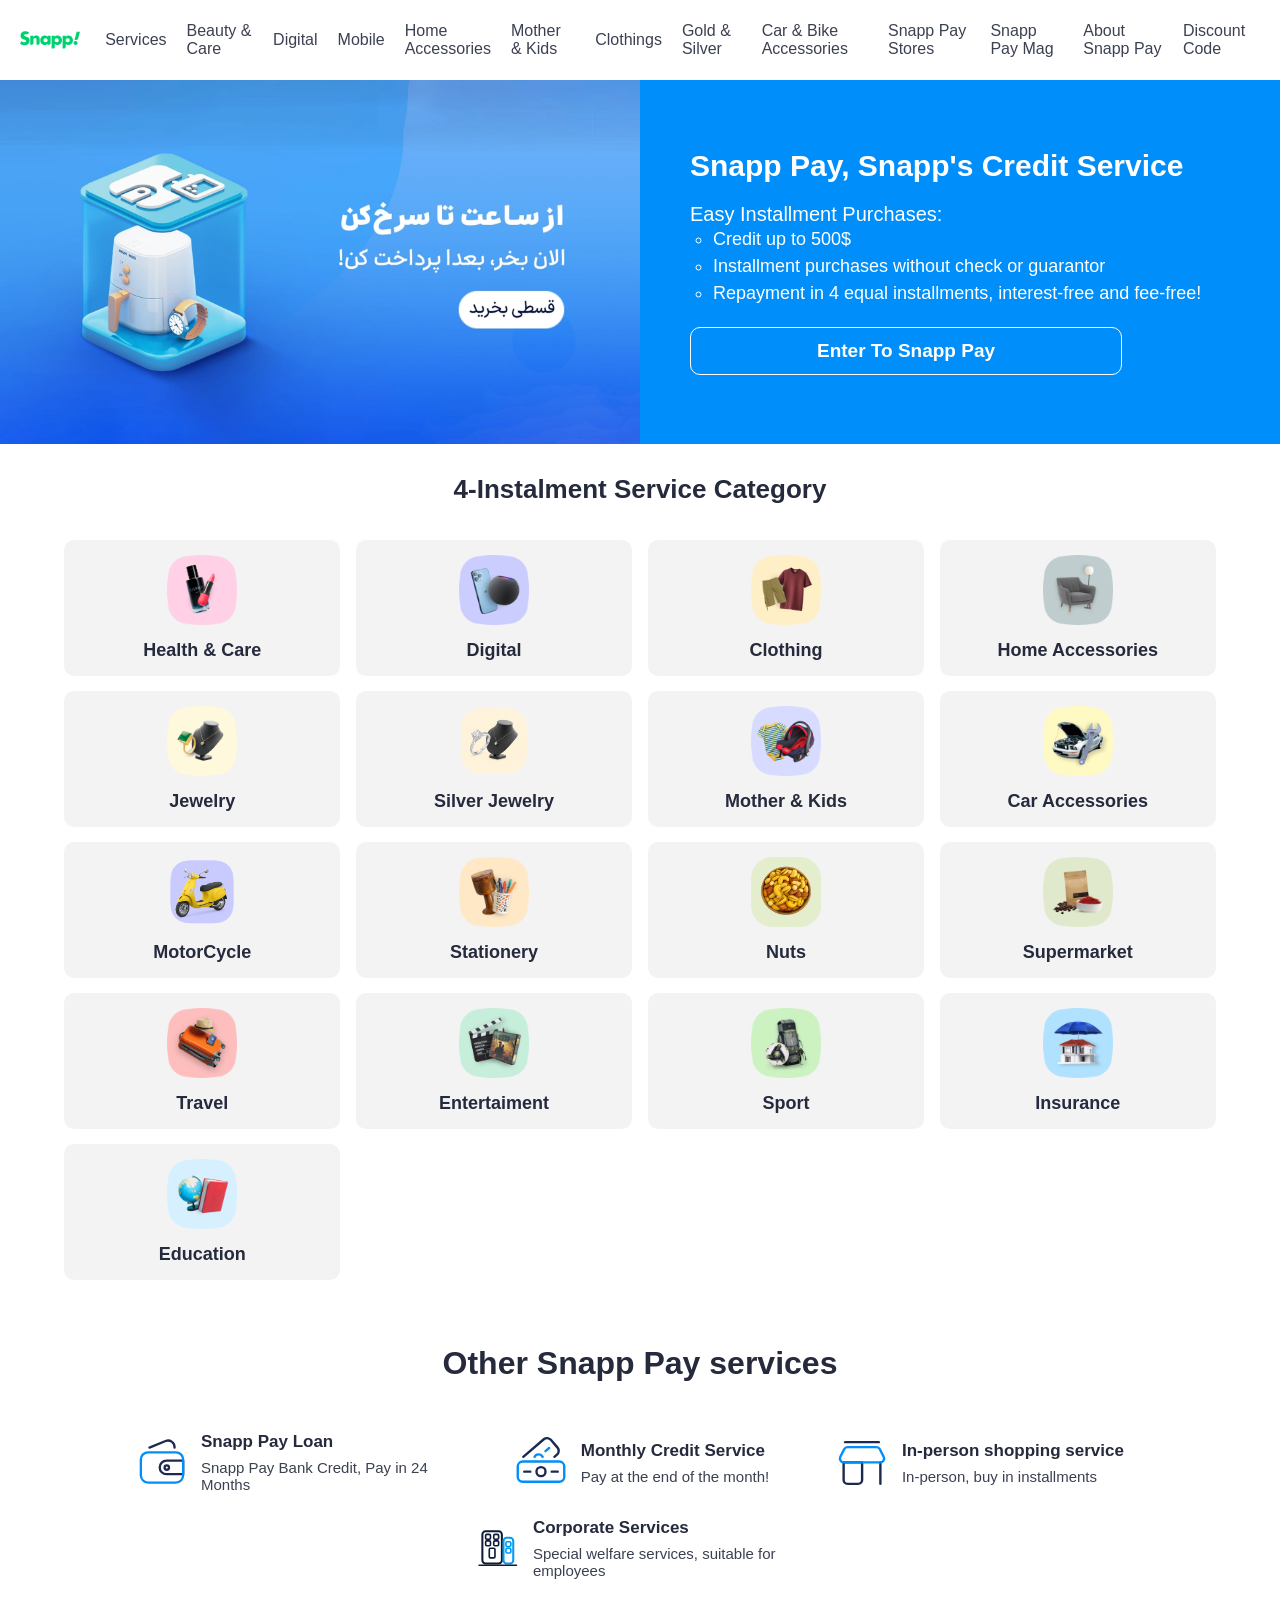
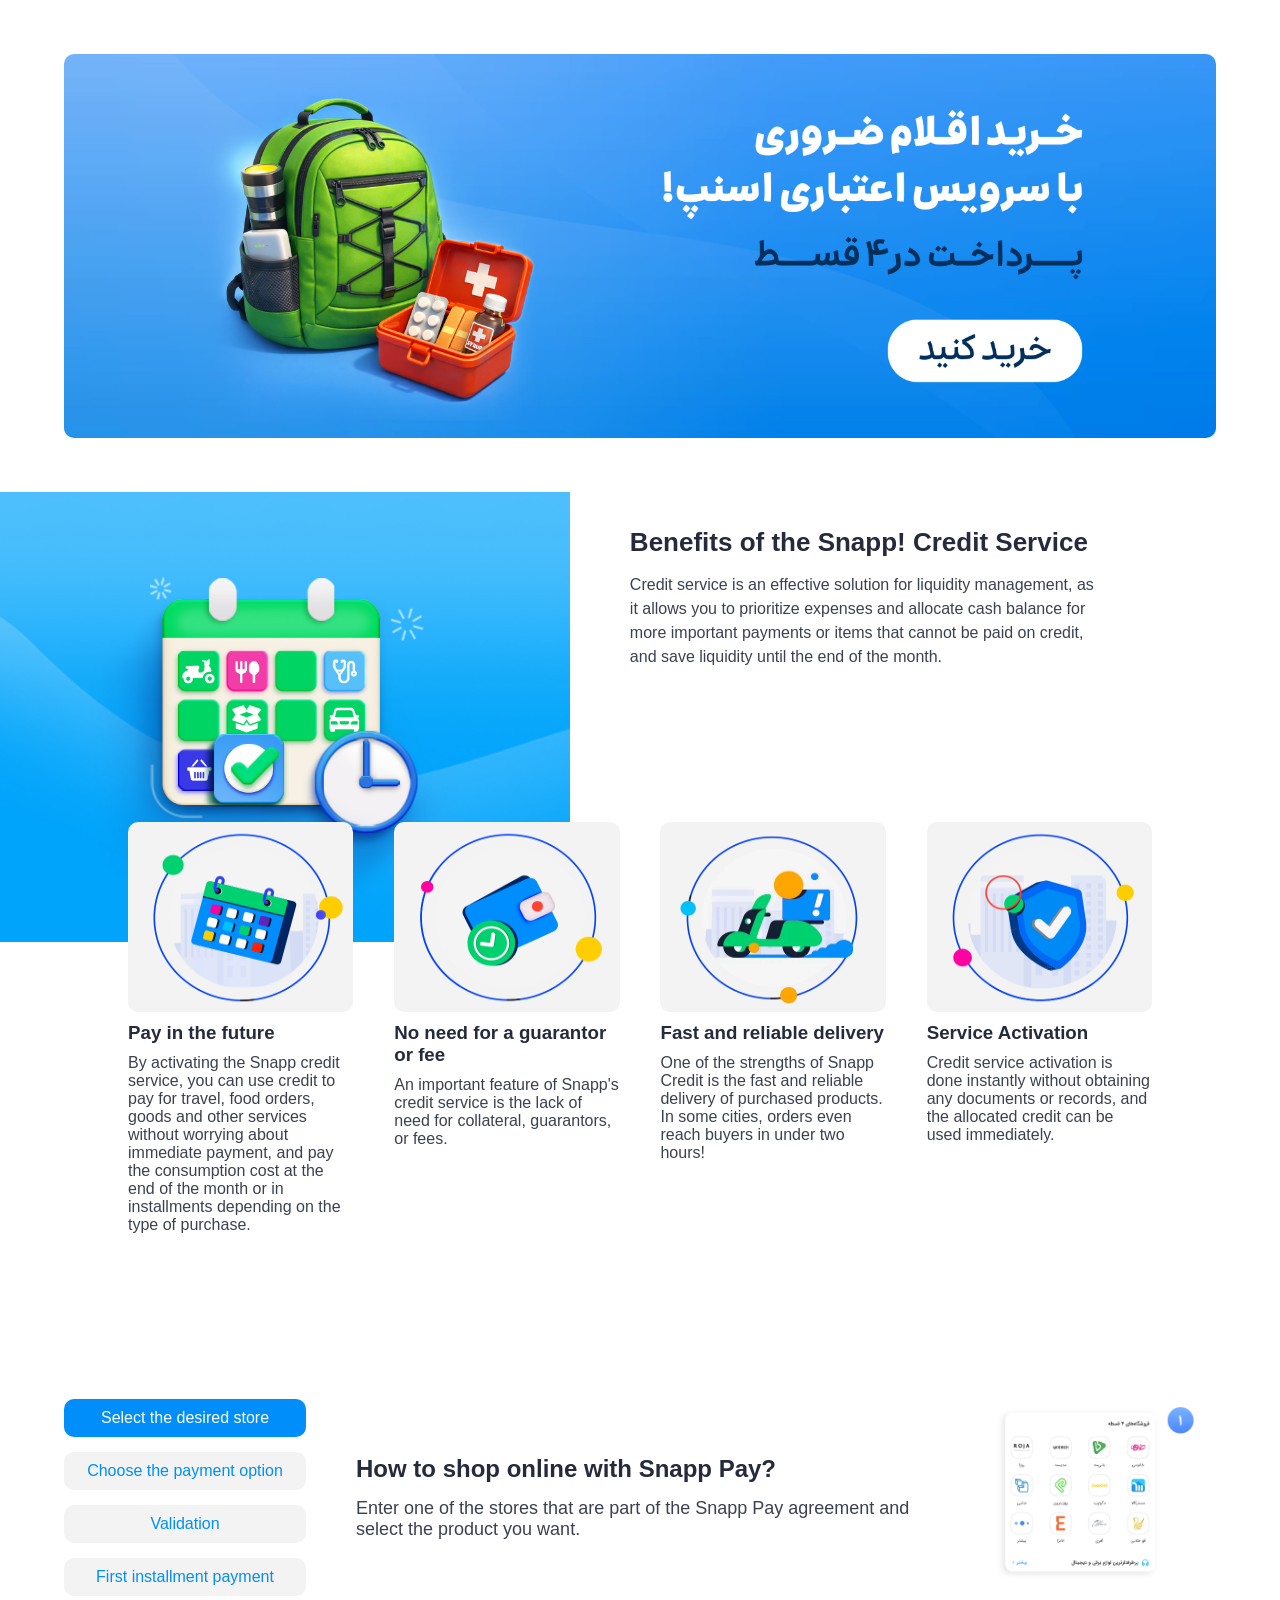
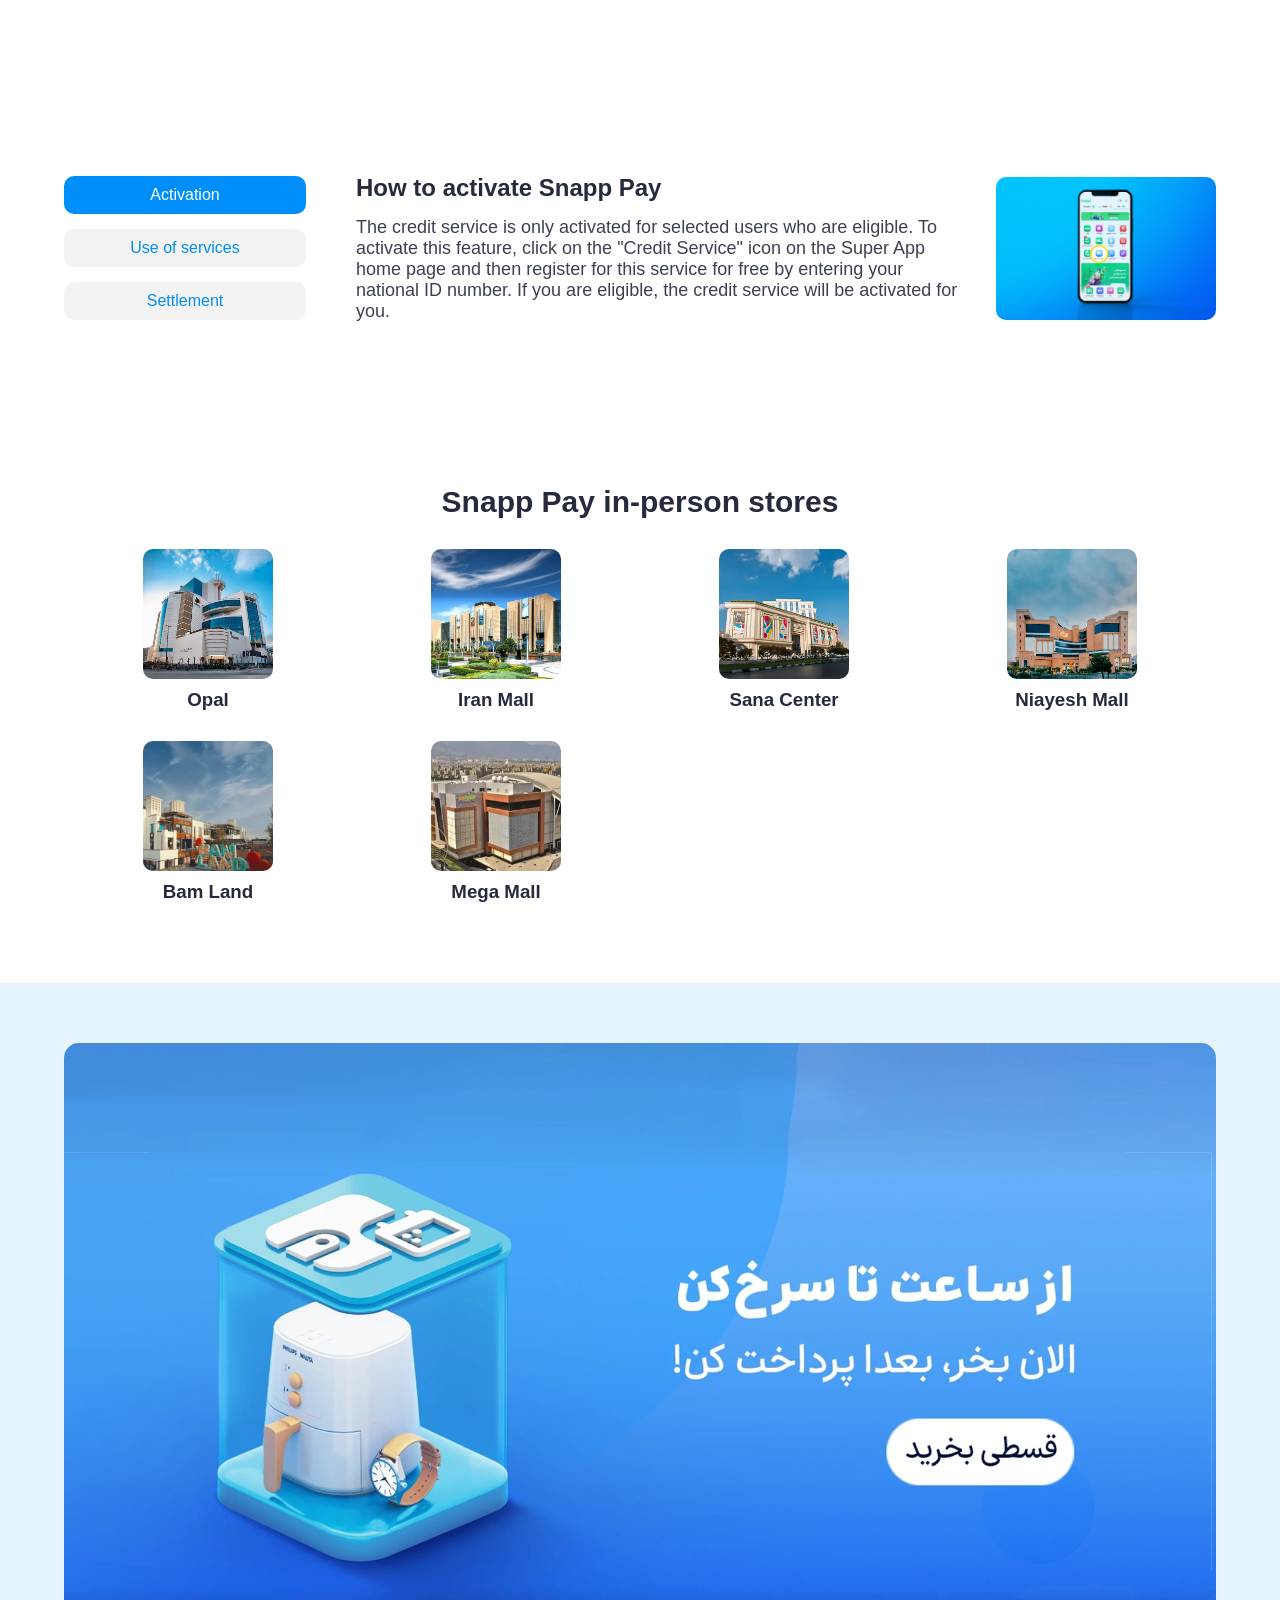
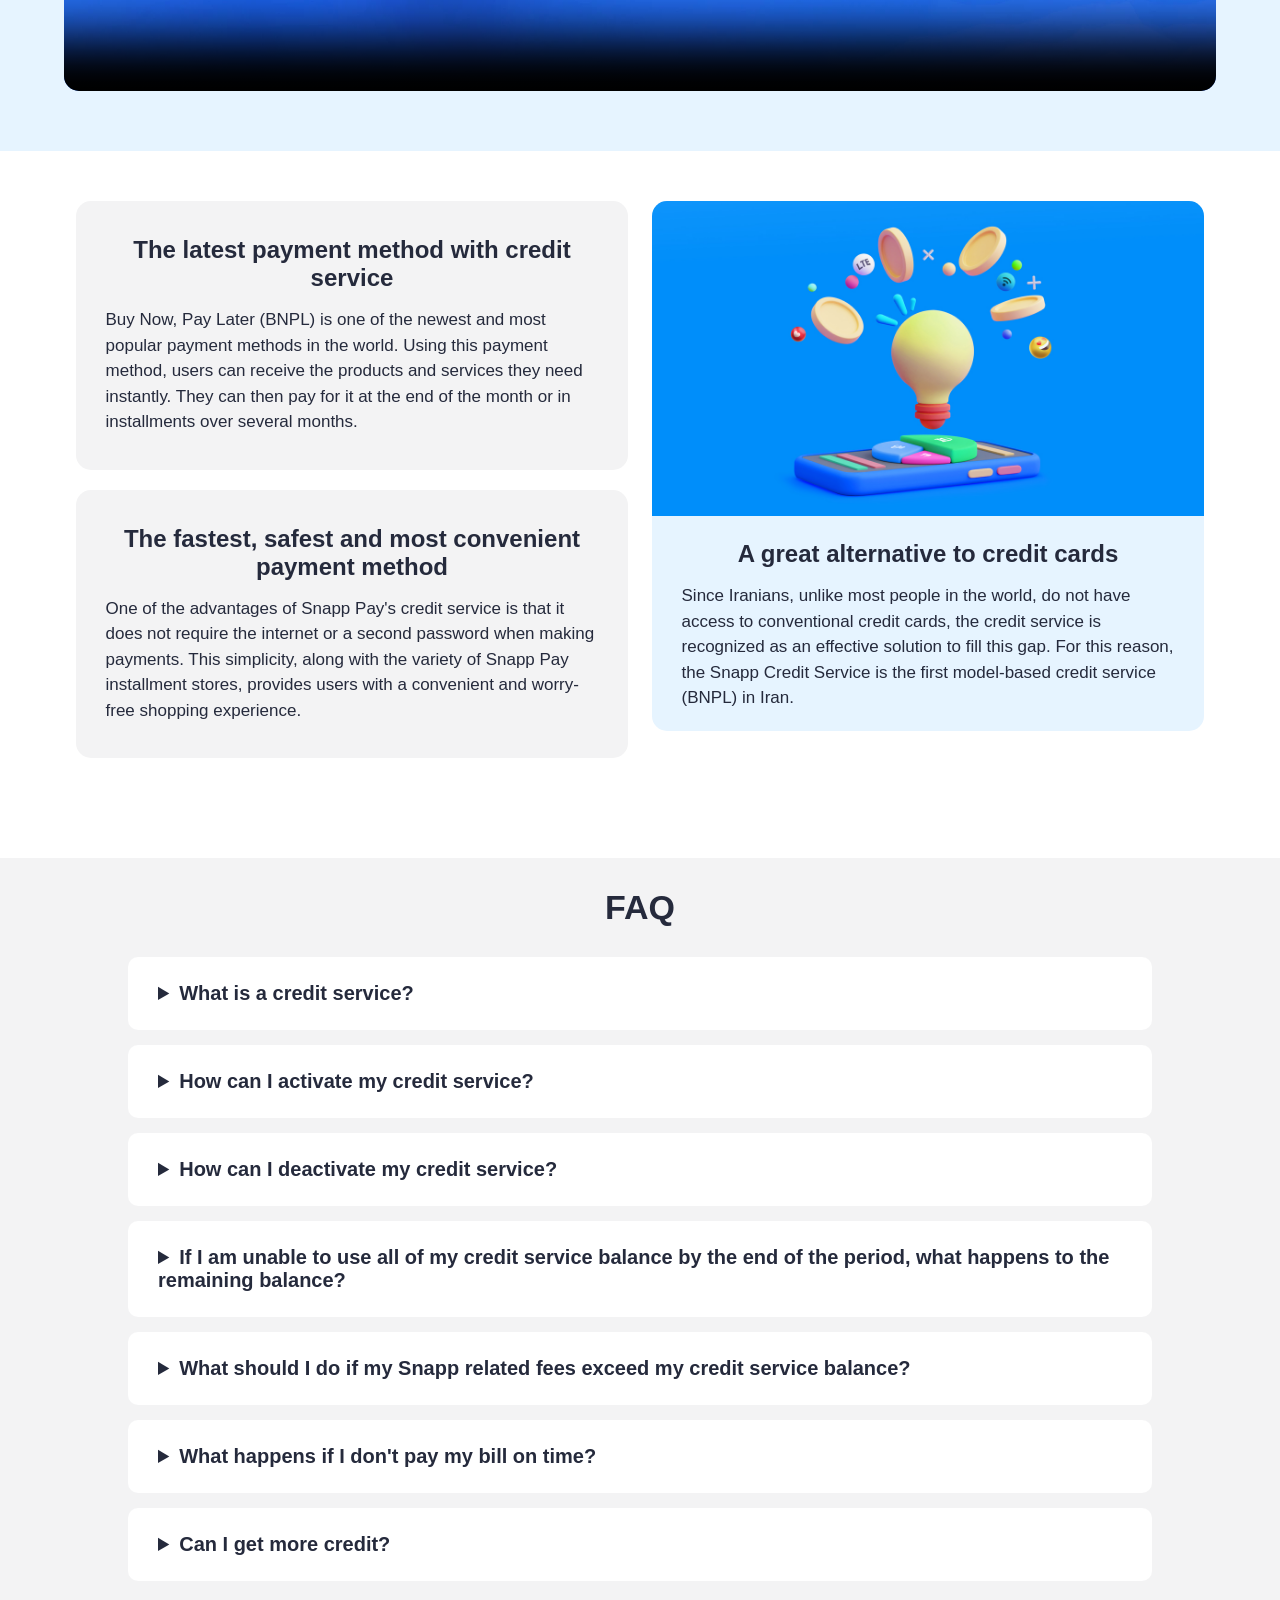
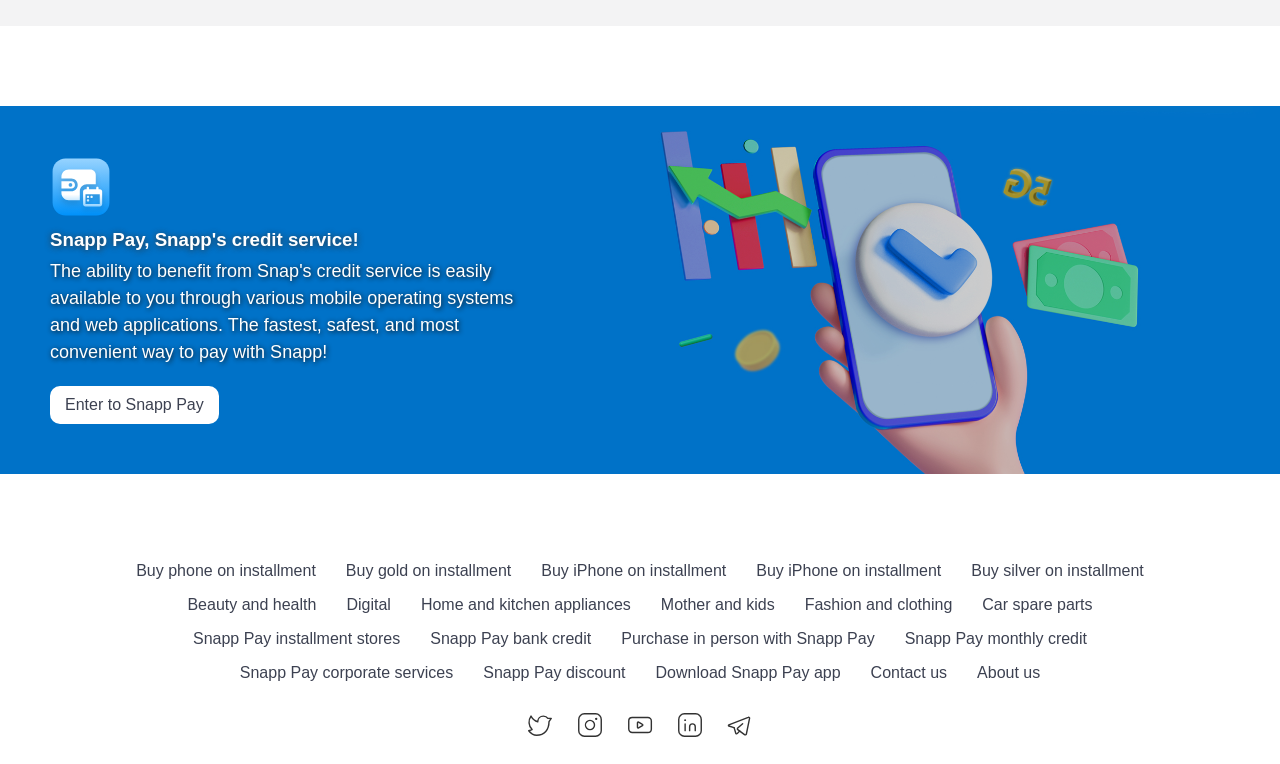
<file: snapp-pay.html>
<!DOCTYPE html>
<html lang="en">
<head>
    <meta charset="UTF-8">
    <meta name="viewport" content="width=device-width, initial-scale=1.0">
    <title>Snapp Pay | Snapp's Credit Service</title>
    <link rel="stylesheet" href="snapp-pay-style.css">
    <link rel="stylesheet" href="snapp-pay-responsive.css">
    <link rel="shortcut icon" href="assets/images/icons/snapp-pay-favicon.ico" type="image/x-icon">
</head>
<body>
    <header>
        <div class="logo"><a href="/"><img src="assets/images/snappTextLogo.svg" alt="Snapp logo"></a></div>
        <nav>
            <ul>
                <li><a href="#">Services</a></li>
                <li><a href="#">Beauty & Care</a></li>
                <li><a href="#">Digital</a></li>
                <li><a href="#">Mobile</a></li>
                <li><a href="#">Home Accessories</a></li>
                <li><a href="#">Mother & Kids</a></li>
                <li><a href="#">Clothings</a></li>
                <li><a href="#">Gold & Silver</a></li>
                <li><a href="#">Car & Bike Accessories</a></li>
                <li><a href="#">Snapp Pay Stores</a></li>
                <li><a href="#">Snapp Pay Mag</a></li>
                <li><a href="#">About Snapp Pay</a></li>
                <li><a href="#">Discount Code</a></li>
            </ul>
        </nav>
        <div class="navbar"><a href="#"><img src="assets/images/icons/navbar.png" alt="Navbar"></a></div>
    </header>

    <main>
        <section class="hero">
            <div class="banner"><img src="assets/images/banner/snapp-pay-newcamp2.webp" alt="Air Fryer Camping"></div>
            <div class="hero-content">
                <h1>Snapp Pay, Snapp's Credit Service</h1>
                <span>Easy Installment Purchases:</span>
                <ul>
                    <li>Credit up to 500$</li>
                    <li>Installment purchases without check or guarantor</li>
                    <li>Repayment in 4 equal installments, interest-free and fee-free!</li>
                </ul>
                <button>Enter To Snapp Pay</button>
            </div>
        </section>

        <section class="service-category">
            <h2>4-Instalment Service Category</h2>
            <div class="category-box">
                <ul>
                    <li>
                        <a href="#">
                            <div class="category-icon"><img src="assets/images/icons/health.png" alt="Health and Care"></div>
                            <h3>Health & Care</h3>
                        </a>
                    </li>
                    <li>
                        <a href="#">
                            <div class="category-icon"><img src="assets/images/icons/digital.png" alt="Digital"></div>
                            <h3>Digital</h3>
                        </a>
                    </li>
                    <li>
                        <a href="#">
                            <div class="category-icon"><img src="assets/images/icons/cloth.png" alt="Clothing"></div>
                            <h3>Clothing</h3>
                        </a>
                    </li>
                    <li>
                        <a href="#">
                            <div class="category-icon"><img src="assets/images/icons/home (1).png" alt="Home Accessories"></div>
                            <h3>Home Accessories</h3>
                        </a>
                    </li>
                    <li>
                        <a href="#">
                            <div class="category-icon"><img src="assets/images/icons/jewelry.png" alt="Gold Jewelry"></div>
                            <h3>Jewelry</h3>
                        </a>
                    </li>
                    <li>
                        <a href="#">
                            <div class="category-icon"><img src="assets/images/icons/jewelry-no-white-bg.png" alt="Silver Jewelry"></div>
                            <h3>Silver Jewelry</h3>
                        </a>
                    </li>
                    <li>
                        <a href="#">
                            <div class="category-icon"><img src="assets/images/icons/kids.png" alt="Mother and Kids"></div>
                            <h3>Mother & Kids</h3>
                        </a>
                    </li>
                    <li>
                        <a href="#">
                            <div class="category-icon"><img src="assets/images/icons/tools.png" alt="Car Accessories"></div>
                            <h3>Car Accessories</h3>
                        </a>
                    </li>
                    <li>
                        <a href="#">
                            <div class="category-icon"><img src="assets/images/icons/motoorcyclle.png" alt="MotorCycle"></div>
                            <h3>MotorCycle</h3>
                        </a>
                    </li>
                    <li>
                        <a href="#">
                            <div class="category-icon"><img src="assets/images/icons/culture-2.png" alt="Stationery"></div>
                            <h3>Stationery</h3>
                        </a>
                    </li>
                    <li>
                        <a href="#">
                            <div class="category-icon"><img src="assets/images/icons/nuts2-installmentFINAL.png" alt="Nuts"></div>
                            <h3>Nuts</h3>
                        </a>
                    </li>
                    <li>
                        <a href="#">
                            <div class="category-icon"><img src="assets/images/icons/market.png" alt="Supermarket"></div>
                            <h3>Supermarket</h3>
                        </a>
                    </li>
                    <li>
                        <a href="#">
                            <div class="category-icon"><img src="assets/images/icons/travel.png" alt="Travel"></div>
                            <h3>Travel</h3>
                        </a>
                    </li>
                    <li>
                        <a href="#">
                            <div class="category-icon"><img src="assets/images/icons/entertaiment-2.png" alt="Entertaiment"></div>
                            <h3>Entertaiment</h3>
                        </a>
                    </li>
                    <li>
                        <a href="#">
                            <div class="category-icon"><img src="assets/images/icons/sport.png" alt="Sport"></div>
                            <h3>Sport</h3>
                        </a>
                    </li>
                    <li>
                        <a href="#">
                            <div class="category-icon"><img src="assets/images/icons/insurance.png" alt="insurance"></div>
                            <h3>Insurance</h3>
                        </a>
                    </li>
                    <li>
                        <a href="#">
                            <div class="category-icon"><img src="assets/images/icons/education.png" alt="Education"></div>
                            <h3>Education</h3>
                        </a>
                    </li>
                </ul>
            </div>
        </section>

        <section class="other-services">
            <h2>Other Snapp Pay services</h2>
            <div class="other-services-icons">
                <ul>
                    <a href="#">
                        <li>
                            <div class="osi"><img src="assets/images/icons/loan.svg" alt="Snapp Pay Loan"></div>
                            <div class="content-box">
                                <h4>Snapp Pay Loan</h4>
                                <p>Snapp Pay Bank Credit, Pay in 24 Months</p>
                            </div>
                        </li>
                    </a>
                    <a href="#">
                        <li>
                            <div class="osi"><img src="assets/images/icons/eom.svg" alt="Monthly Credit Service"></div>
                            <div class="content-box">
                                <h4>Monthly Credit Service</h4>
                                <p>Pay at the end of the month!</p>
                            </div>
                        </li>
                    </a>
                    <a href="#">
                        <li>
                            <div class="osi"><img src="assets/images/icons/in-store.svg" alt="In-person shopping service"></div>
                            <div class="content-box">
                                <h4>In-person shopping service</h4>
                                <p>In-person, buy in installments</p>
                            </div>
                        </li>
                    </a>
                    <a href="#">
                        <li>
                            <div class="osi"><img src="assets/images/icons/snapp_building_icon.svg" alt="Corporate Services"></div>
                            <div class="content-box">
                                <h4>Corporate Services</h4>
                                <p>Special welfare services, suitable for employees</p>
                            </div>
                        </li>
                    </a>
                </ul>
            </div>
        </section>

        <section class="slider">
            <div class="slider-image">
                <img src="assets/images/banner/emergancy.jpg" alt="Emergency Camping Banner">
            </div>
        </section>

        <section class="benefits">
            <div class="benefit-top">
                <div class="benefit-bg"><img src="assets/images/bg/2.jpg" alt="Benefits of Snapp Pay"></div>
                <div class="benefit-title">
                    <h2>Benefits of the Snapp! Credit Service</h2>
                    <p>Credit service is an effective solution for liquidity management, as it allows you to prioritize expenses and allocate cash balance for more important payments or items that cannot be paid on credit, and save liquidity until the end of the month.</p>
                </div>
            </div>
            <div class="benefit-content">
                <ul>
                    <li>
                        <div class="benefit-icons"><img src="assets/images/icons/3.png" alt="Pay in the future"></div>
                        <h3>Pay in the future</h3>
                        <p>By activating the Snapp credit service, you can use credit to pay for travel, food orders, goods and other services without worrying about immediate payment, and pay the consumption cost at the end of the month or in installments depending on the type of purchase.</p>
                    </li>
                    <li>
                        <div class="benefit-icons"><img src="assets/images/icons/4.png" alt="No need for a guarantor or fee"></div>
                        <h3>No need for a guarantor or fee</h3>
                        <p>An important feature of Snapp's credit service is the lack of need for collateral, guarantors, or fees.</p>
                    </li>
                    <li>
                        <div class="benefit-icons"><img src="assets/images/icons/fast-pay.webp" alt="Fast and reliable delivery"></div>
                        <h3>Fast and reliable delivery</h3>
                        <p>One of the strengths of Snapp Credit is the fast and reliable delivery of purchased products. In some cities, orders even reach buyers in under two hours!</p>
                    </li>
                    <li>
                        <div class="benefit-icons"><img src="assets/images/icons/5.png" alt="Service Activation"></div>
                        <h3>Service Activation</h3>
                        <p>Credit service activation is done instantly without obtaining any documents or records, and the allocated credit can be used immediately.</p>
                    </li>
                </ul>
            </div>
        </section>

        <section class="purchasing-steps">
            <div class="steps-container">
                <div class="steps-list">
                    <ul>
                        <a href="#" class="active">
                            <li>Select the desired store</li>
                        </a>
                        <a href="#">
                            <li>Choose the payment option</li>
                        </a>
                        <a href="#">
                            <li>Validation</li>
                        </a>
                        <a href="#">
                            <li>First installment payment</li>
                        </a>
                    </ul>
                </div>
                <div class="steps-content">
                    <h3>How to shop online with Snapp Pay?</h3>
                    <p>Enter one of the stores that are part of the Snapp Pay agreement and select the product you want.</p>
                </div>
                <div class="steps-img"><img src="assets/images/banner/4 (1).png" alt="How to shop online with Snapp Pay?"></div>
            </div>
        </section>

        <section class="purchasing-steps">
            <div class="steps-container">
                <div class="steps-list">
                    <ul>
                        <a href="#" class="active">
                            <li>Activation</li>
                        </a>
                        <a href="#">
                            <li>Use of services</li>
                        </a>
                        <a href="#">
                            <li>Settlement</li>
                        </a>
                    </ul>
                </div>
                <div class="steps-content">
                    <h3>How to activate Snapp Pay</h3>
                    <p>The credit service is only activated for selected users who are eligible. To activate this feature, click on the "Credit Service" icon on the Super App home page and then register for this service for free by entering your national ID number. If you are eligible, the credit service will be activated for you.</p>
                </div>
                <div class="steps-img"><img src="assets/images/banner/6-1.jpg" alt="How to activate Snapp Pay"></div>
            </div>
        </section>

        <section class="stores">
            <h2>Snapp Pay in-person stores</h2>
            <div class="in-person-stores">
                <ul>
                    <li>
                        <a href="#">
                            <div class="img-box"><img src="assets/images/banner/opal-shopping-center.webp" alt="Opal"></div>
                            <h3>Opal</h3>
                        </a>
                    </li>
                    <li>
                        <a href="#">
                            <div class="img-box"><img src="assets/images/banner/iran-mall.webp" alt="Iran Mall"></div>
                            <h3>Iran Mall</h3>
                        </a>
                    </li>
                    <li>
                        <a href="#">
                            <div class="img-box"><img src="assets/images/banner/sana-shopping-center.webp" alt="Sana Center"></div>
                            <h3>Sana Center</h3>
                        </a>
                    </li>
                    <li>
                        <a href="#">
                            <div class="img-box"><img src="assets/images/banner/niayesh-mall.webp" alt="Niayesh Mall"></div>
                            <h3>Niayesh Mall</h3>
                        </a>
                    </li>
                    <li>
                        <a href="#">
                            <div class="img-box"><img src="assets/images/banner/bamland.webp" alt="Bam Land"></div>
                            <h3>Bam Land</h3>
                        </a>
                    </li>
                    <li>
                        <a href="#">
                            <div class="img-box"><img src="assets/images/banner/معرفی-و-بررسی-مرکز-خرید-مگامال-210x210-1.webp" alt="Mega Mall"></div>
                            <h3>Mega Mall</h3>
                        </a>
                    </li>
                </ul>
            </div>
        </section>

        <section class="video">
            <div class="video-box">
                <video controls poster="assets/images/banner/snapp-pay-newcamp2.webp">
                    <source src="assets/video/از-ساعت-تا-سرخکن.mp4" type="video/mp4">
                </video>
            </div>
        </section>

        <section class="information">
            <div class="info-container">
                <div class="info-left">
                    <div class="infobox">
                        <h4>The latest payment method with credit service</h4>
                        <p>Buy Now, Pay Later (BNPL) is one of the newest and most popular payment methods in the world. Using this payment method, users can receive the products and services they need instantly. They can then pay for it at the end of the month or in installments over several months.</p>
                    </div>
                    <div class="infobox">
                        <h4>The fastest, safest and most convenient payment method</h4>
                        <p>One of the advantages of Snapp Pay's credit service is that it does not require the internet or a second password when making payments. This simplicity, along with the variety of Snapp Pay installment stores, provides users with a convenient and worry-free shopping experience.</p>
                    </div>
                </div>
                <div class="info-right">
                    <div class="info-img">
                        <img src="assets/images/banner/7.jpg" alt="A great alternative to credit cards">
                        <div class="info-content">
                            <h4>A great alternative to credit cards</h4>
                            <p>Since Iranians, unlike most people in the world, do not have access to conventional credit cards, the credit service is recognized as an effective solution to fill this gap. For this reason, the Snapp Credit Service is the first model-based credit service (BNPL) in Iran.</p>
                        </div>
                    </div>
                </div>
            </div>
        </section>

        <section class="faq">
            <h2>FAQ</h2>
            <div class="faq-container">
                <details>
                    <summary>What is a credit service?</summary>
                    <p>The credit service is a quick and easy way to pay for expenses without having a balance. By activating this service, you will be given a certain amount of credit until the end of the same month and you can use your credit to pay for travel, order food, order from the supermarket and request Snapp Doctor services without having a balance. Please note that you have the opportunity to settle your bill from the date of use until the end of each month.</p>
                </details>
                <details>
                    <summary>How can I activate my credit service?</summary>
                    <p>The credit service is only activated for selected users who are eligible. To activate this feature, click on the "Credit Service" icon on the Super App home page and then register for this service for free by entering your national ID number. If you are eligible, the credit service will be activated for you.</p>
                </details>
                <details>
                    <summary>How can I deactivate my credit service?</summary>
                    <p>Currently, it is not possible to deactivate the credit service in the application, but if you do not use the credit service to pay for your own expenses, you will not be billed.</p>
                </details>
                <details>
                    <summary>If I am unable to use all of my credit service balance by the end of the period, what happens to the remaining balance?</summary>
                    <p>You have the opportunity to use your credit service balance until the end of the specified period. Please note that once the period ends, the remaining balance cannot be transferred to the next month.</p>
                </details>
                <details>
                    <summary>What should I do if my Snapp related fees exceed my credit service balance?</summary>
                    <p>In this case, you cannot use the credit service to pay for your expenses, but you can choose another payment method.</p>
                </details>
                <details>
                    <summary>What happens if I don't pay my bill on time?</summary>
                    <p>If you do not pay your bill on time, in addition to the fact that you will no longer be able to use your credit service, an amount equivalent to five percent of the unpaid debt will be calculated as a late payment penalty and added to your bill amount, and for each month of delay, another penalty amount will be recalculated and added to the previous month's penalty. Over time, if you do not pay your debt, your information will be provided to regulatory and credit rating agencies as a bad customer.</p>
                </details>
                <details>
                    <summary>Can I get more credit?</summary>
                    <p>You can get new credit for that month by paying your bill at any time.</p>
                </details>
            </div>
        </section>

        <section class="about">
            <div class="about-content">
                <img src="assets/images/icons/Credit.svg" alt="credit icon">
                <h3>Snapp Pay, Snapp's credit service!</h3>
                <p>The ability to benefit from Snap's credit service is easily available to you through various mobile operating systems and web applications. The fastest, safest, and most convenient way to pay with Snapp!</p>
                <button>Enter to Snapp Pay</button>
            </div>
        </section>

    </main>

    <footer>
        <div class="footer-container">
            <div class="footer-menu">
                <ul>
                    <li><a href="#">Buy phone on installment</a></li>
                    <li><a href="#">Buy gold on installment</a></li>
                    <li><a href="#">Buy iPhone on installment</a></li>
                    <li><a href="#">Buy iPhone on installment</a></li>
                    <li><a href="#">Buy silver on installment</a></li>
                    <li><a href="#">Beauty and health</a></li>
                    <li><a href="#">Digital</a></li>
                    <li><a href="#">Home and kitchen appliances</a></li>
                    <li><a href="#">Mother and kids</a></li>
                    <li><a href="#">Fashion and clothing</a></li>
                    <li><a href="#">Car spare parts</a></li>
                    <li><a href="#">Snapp Pay installment stores</a></li>
                    <li><a href="#">Snapp Pay bank credit</a></li>
                    <li><a href="#">Purchase in person with Snapp Pay</a></li>
                    <li><a href="#">Snapp Pay monthly credit</a></li>
                    <li><a href="#">Snapp Pay corporate services</a></li>
                    <li><a href="#">Snapp Pay discount</a></li>
                    <li><a href="#">Download Snapp Pay app</a></li>
                    <li><a href="#">Contact us</a></li>
                    <li><a href="#">About us</a></li>
                </ul>
            </div>
            <div class="social">
                <ul>
                    <li><a href="#"><img src="assets/images/icons/Twitter.svg" alt="Twitter"></a></li>
                    <li><a href="#"><img src="assets/images/icons/Instagram.svg" alt="Instagram"></a></li>
                    <li><a href="#"><img src="assets/images/icons/Youtube.svg" alt="Youtube"></a></li>
                    <li><a href="#"><img src="assets/images/icons/Linkedin.svg" alt="Linkedin"></a></li>
                    <li><a href="#"><img src="assets/images/icons/Telegram.svg" alt="Telegram"></a></li>
                </ul>
            </div>
        </div>
    </footer>
    
</body>
</html>
</file>
<file: style.css>
* {
    margin: 0;
    padding: 0;
    box-sizing: border-box;
    font-family: 'Gill Sans', 'Gill Sans MT', Calibri, 'Trebuchet MS', sans-serif;
}

:root {
    /* Primary */
    --primary-color: #21aa58;
    --white-color: #FFF;

    /* Text */
    --text-color: #3c4151;
    --heading-color: #252a3c;
    --light-text-color: #686c79;

    /* Hover */
    --light-hover: rgba(255,255,255,0.1)
}

ul {
    list-style: none;
}

a {
    text-decoration: none;
}

h1, h2, h3, h4, h5, h6 {
    color: var(--heading-color);
}

p, span {
    color: var(--text-color);
}

body {
    background-color: var(--white-color);
}

/* Start Header Style */

header {
    display: flex;
    justify-content: start;
    align-items: center;
    background-color: var(--white-color);
    width: 100%;
    height: 96px;
    padding: 0 150px;
    position: sticky;
    top: 0;
}

header .logo {
    width: 100px;
    height: 35px;
}

header .logo img {
    width: 100%;
    height: 100%;
}

header nav ul {
    display: flex;
    justify-content: center;
    align-items: center;
    margin-left: 30px;
}

header nav ul li {
    padding: 0 10px;
    font-size: 16px;
}

header nav ul li a {
    color: var(--text-color);
}

header .navbar {
    display: none;
}

/* End Header Style */

/* Start Main Style */

main .top-page {
    display: flex;
    justify-content: center;
    align-items: center;
    flex-wrap: wrap;
    width: 100%;
    height: 500px;
}

main .top-page .top-left {
    width: 50%;
    height: 100%;
}

main .top-page .top-left img {
    width: 100%;
    height: 100%;
    object-fit: cover;
}

main .top-page .top-right {
    display: flex;
    flex-direction: column;
    width: 50%;
    height: 100%;
    background-color: var(--primary-color);
    padding: 50px 50px 25px 70px;
    padding-right: 180px;
}

main .top-page .top-right h1 {
    color: var(--white-color);
    font-size: 38px;
    line-height: 1.4;
}

main .top-page .top-right p {
    color: var(--white-color);
    margin: 20px 0;
    font-size: 20px;
    line-height: 1.5;
}

main .top-page .top-right .send-app-link {
    margin: 10px 0 60px;
}

main .top-page .top-right .send-app-link input[type="tel"] {
    width: 35%;
    height: 50px;
    background: transparent;
    border: none;
    outline: none;
    color: var(--white-color);
    font-size: 16px;
    border-bottom: 1px solid var(--white-color);
}

main .top-page .top-right .send-app-link input::placeholder {
    color: var(--white-color);
}

main .top-page .top-right .send-app-link input[type="submit"] {
    height: 45px;
    padding: 0px 15px;
    font-size: 16px;
    color: #21aa58;
    background: #FFF;
    border: none;
    border-radius: 10px;
    margin-left: 10px;
}

main .top-page .top-right .send-app-link input[type="submit"]:hover {
    opacity: 0.9;
    cursor: pointer;
}

main .top-page .top-right button {
    background: transparent;
    border: 1px solid var(--white-color);
    border-radius: 10px;
    padding: 15px;
    color: var(--white-color);
    font-size: 18px;
}

main .top-page .top-right button:hover {
    background-color: var(--light-hover);
    cursor: pointer;
}

main .application {
    width: 100%;
    display: flex;
    justify-content: center;
    align-items: center;
    margin: 80px 0;
}

main .application ul {
    display: flex;
    justify-content: space-between;
    align-items: center;
    flex-wrap: wrap;
    width: 50%;
}

main .application ul li {
    width: 165px;
    height: 55px;
}

main .application ul li img {
    width: 100%;
    height: 100%;
}

main .service {
    width: 100%;
    display: flex;
    justify-content: center;
    align-items: center;
    flex-direction: column;
    padding: 50px 0;
}

main .service h2 {
    font-size: 36px;
    color: var(--heading-color);
}

main .service ul {
    display: flex;
    justify-content: space-between;
    align-items: center;
    flex-wrap: wrap;
    margin-top: 50px;
    width: 72%;
}

main .service ul li {
    width: 24%;
    height: auto;
    margin: 25px 5px;
    display: flex;
    flex-wrap: wrap;
}

main .service ul li a {
    display: flex;
    justify-content: start;
    align-items: center;
    color: var(--heading-color);
}

main .service ul li img {
    width: 60px;
    height: 60px;
    margin-right: 7px;
}

main .service ul li p {
    color: var(--light-text-color);
}

main .banner {
    width: 100%;
    display: flex;
    justify-content: center;
    margin: 50px 0 70px;
}

main .banner a {
    width: 60%;
}

main .banner a img {
    width: 100%;
    height: 100%;
    border-radius: 10px;
}

main .about-snapp {
    width: 100%;
    height: auto;
    display: flex;
}

main .about-snapp .about-left {
    width: 50%;
    height: 450px;
}

main .about-snapp .about-left img {
    width: 100%;
    height: 100%;
    object-fit: cover;
}

main .about-snapp .about-right {
    width: 50%;
    display: flex;
    justify-content: start;
    flex-direction: column;
    margin: 30px 50px;
}

main .about-snapp .about-right h2 {
    font-size: 28px;
    margin-bottom: 15px;
}

main .about-snapp .about-right p {
    font-size: 17px;
}

main .feature {
    width: 100%;
    display: flex;
    justify-content: center;
    align-items: center;
    margin-top: -65px;
    margin-bottom: 80px;
}

main .feature ul {
    display: flex;
    justify-content: center;
    flex-wrap: wrap;
    width: 80%;
}

main .feature ul li {
    width: 25%;
    margin: 0 50px;
}

main .feature ul li .imgbox {
    background-color: #ebecf2;
    width: 100%;
    display: flex;
    align-items: center;
    justify-content: center;
    border-radius: 15px;
    margin-bottom: 10px;
}

main .feature ul li h3 {
    font-size: 20px;
    margin-bottom: 10px;
}

main .driver-signup {
    width: 100%;
    background-color: #eeefff;
    padding: 30px 0;
    display: flex;
    justify-content: center;
    align-items: center;
    flex-direction: column;
    flex-wrap: wrap;
}

main .driver-signup .videobox {
    width: 60%;
    display: flex;
    justify-content: center;
    align-items: center;
    flex-direction: column;
}

main .driver-signup .videobox h2 {
    font-size: 35px;
}

main .driver-signup .videobox span {
    font-size: 20px;
    margin: 15px 0 20px;
}

main .driver-signup .videobox button {
    background-color: var(--primary-color);
    border: none;
    color: var(--white-color);
    padding: 8px 17px;
    font-size: 18px;
    font-weight: bold;
    border-radius: 6px;
    margin-bottom: 50px;
}

main .driver-signup .videobox button:hover {
    opacity: 0.9;
    cursor: pointer;
}

main .driver-signup .videobox video {
    width: 100%;
    border-radius: 10px;
}

main .driver-signup .driver-feature {
    margin-top: 50px;
    display: flex;
    justify-content: center;
    align-items: center;
    width: 60%;
}

main .driver-signup .driver-feature ul {
    display: flex;
    justify-content: space-between;
    align-items: center;
    flex-wrap: wrap;
}

main .driver-signup .driver-feature ul li {
    width: 49%;
    height: 250px;
    margin: 10px 0;
    background-color: var(--white-color);
    border-radius: 20px;
    display: flex;
    justify-content: center;
    align-items: center;
    flex-direction: column;
    text-align: center;
    padding: 25px;
}

main .driver-signup .driver-feature ul li img {
    width: 120px;
    height: auto;
}

main .driver-signup .driver-feature ul li h3 {
    margin: 10px 0;
}

/* End Main Style */

/* Start Footer Style */

footer { 
    width: 100%;
    background-color: var(--white-color);
    padding: 30px;
    display: flex;
    justify-content: center;
    align-items: center;
    flex-direction: column;
    flex-wrap: wrap;
}

footer .menu {
    width: 100%;
}

footer .menu ul {
    display: flex;
    justify-content: center;
    align-items: center;
    flex-wrap: wrap;
}

footer .menu ul li {
    padding: 0 15px;
}

footer .menu ul li a {
    color: var(--text-color);
}

footer .social {
    width: 100%;
    margin-top: 20px;
}

footer .social ul {
    display: flex;
    justify-content: center;
    align-items: center;
}

footer .social ul li {
    width: 30px;
    height: 30px;
    margin: 0 8px;
}

/* End Footer Style */
</file>
<file: responsive.css>
/* Start Mobile Responsive Style */

@media screen and (min-width:320px) and (max-width:768px) {
    header {
        width: 100%;
        height: 80px;
        padding: 0 35px;
        justify-content: space-between;
    }
    
    header nav {
        display: none;
    }

    header .navbar {
        display: block;
        width: 20px;
        height: 20px;
    }

    header .logo {
        width: 85px;
    }

    main .top-page .top-left {
        display: none;
    }

    main .top-page .top-right {
        width: 100%;
        padding: 30px 20px;
        height: auto;
    }

    main .top-page .top-right form {
        display: none;
    }

    main .top-page .top-right button {
        font-size: 14px;
    }

    main .application {
        margin: 55px 0;
    }

    main .application ul li {
        margin: 10px 0;
    }

    main .service {
        padding: 0 30px;
    }

    main .service h2 {
        font-size: 25px;
        text-align: center;
    }

    main .service ul {
        margin-top: 30px;
        width: 100%;
        align-items: start;
    }

    main .service ul li {
        width: 26%;
        margin: 30px 0px;
        text-align: center;
        justify-content: center;
    }

    main .service ul li a {
        flex-direction: column;
    }

    main .service ul li img {
        margin: 0;
        width: 50px;
        height: 50px;
    }
    
    main .service ul li p {
        display: none;
    }

    main .service ul li h3 {
        font-size: 14px;
        margin-top: 6px;
    }

    main .banner {
        margin: 35px 0 50px;
    }

    main .banner a {
        width: 90%;
    }

    main .about-snapp {
        flex-direction: column;
    }

    main .about-snapp .about-left {
        width: 100%;
        height: auto;
    }

    main .about-snapp .about-right {
        width: 100%;
        margin: 0;
        padding: 30px 15px;
    }

    main .feature {
        margin-top: 0px;
    }

    main .feature ul li {
        width: 100%;
        margin: 25px 0;
    }

    main .driver-signup .videobox {
        width: 80%;
    }

    main .driver-signup .videobox button {
        margin-bottom: 25px;
    }

    main .driver-signup .driver-feature {
        width: 80%;
        margin-top: 35px;
    }

    main .driver-signup .driver-feature ul li {
        width: 100%;
    }

    main .driver-signup .driver-feature ul li {
        height: auto;
    }

    main .driver-signup .driver-feature ul li img {
        width: 85px;
    }

    footer .menu ul li {
        padding: 7px 20px;
    }
}

/* End Mobile Responsive Style */


/* Start Tablet Responsive Style */

@media screen and (min-width:426px) and (max-width:768px) {
    main .application ul {
        width: 80%;
        justify-content: space-around;
    }

    main .application ul li {
        margin: 15px 0;
    }

    main .service ul {
        width: 90%;
    }

    main .about-snapp .about-left {
        height: 350px;
    }

    main .feature ul {
        width: 90%;
        justify-content: space-around;
    }

    main .feature ul li { 
        width: 45%;
    }

    main .driver-signup .videobox {
        text-align: center;
    }
}

/* End Tablet Responsive Style */

/* Start Laptop Responsive Style */

@media screen and (min-width:769px) and (max-width:1440px) {
    header {
        padding: 0 80px;
    }

    main .top-page .top-right { 
        padding: 25px 40px;
        justify-content: center;
    }

    main .top-page .top-right h1 {
        font-size: 34px;
    }

    main .top-page .top-right p {
        font-size: 18px;
    }

    main .top-page .top-right .send-app-link {
        margin: 10px 0 30px;
    }

    main .application {
        margin: 40px 0;
    }

    main .application ul {
        width: 80%;
        justify-content: space-around;
    }

    main .application ul li {
        margin: 15px 0;
    }

    main .service {
        padding: 30px 0;
    }

    main .service ul li .service-title h3 {
        font-size: 17px;
        margin-bottom: 4px;
    }

    main .service ul li .service-title p {
        font-size: 14px;
    }

    main .banner a {
        width: 90%;
    }

    main .feature ul {
        width: 100%;
    }

    main .feature ul li {
        width: 20%;
        margin: 0 40px;
    }

    main .driver-signup .videobox {
        width: 80%;
        text-align: center;
    }

    main .driver-signup .driver-feature {
        width: 90%;
    }

    footer .menu ul li {
        padding: 10px 15px;
    }
}

/* End Laptop Responsive Style */
</file>
<file: dr-style.css>
* {
    margin: 0;
    padding: 0;
    box-sizing: border-box;
    font-family: 'Gill Sans', 'Gill Sans MT', Calibri, 'Trebuchet MS', sans-serif;
}

@font-face {
    font-family: 'digital-number';
    src: url(assets/fonts/digital-number.ttf);
}

:root {
    /* Primary */
    --primary-color: #1457dc;
    --second-primary: #0048d9;
    --white-color: #FFF;
    --dark-navy: #252a3c;

    /* Text */
    --text-color: #3c4151;
    --heading-color: #252a3c;
    --light-text-color: #686c79;

    /* Hover */
    --light-hover: rgba(255,255,255,0.1)
}

ul {
    list-style: none;
}

a {
    text-decoration: none;
}

h1, h2, h3, h4, h5, h6 {
    color: var(--heading-color);
}

p, span {
    color: var(--text-color);
}

body {
    background-color: var(--white-color);
}

/* Start Header Style */

header {
    width: 100%;
    height: 90px;
    display: flex;
    justify-content: start;
    align-items: center;
    padding: 0 230px;
    border-bottom: 1px solid #ebebeb;
}

header .logo {
    width: 80px;
    height: 25px;
    margin-right: 50px;
}

header .logo img {
    width: 100%;
    height: 100%;
}

header nav ul {
    display: flex;
    justify-content: center;
    align-items: center;
}

header nav ul li {
    padding: 0 15px;
}

header nav ul li a {
    color: var(--light-text-color);
    font-size: 18px;
}

header .navbar {
    display: none;
}

/* End Header Style */

/* Start Main Style */

main .page-top {
    width: 100%;
    height: auto;
    margin: 50px 0;
    display: flex;
    justify-content: center;
    flex-wrap: wrap;
    align-items: center;
}

main .page-top .page-left {
    width: 32%;
    display: flex;
    justify-content: center;
    align-items: center;
}

main .page-top .page-right {
    width: 32%;
    display: flex;
    justify-content: start;
    flex-direction: column;
    padding: 30px 0;
}

main .page-top .page-left img {
    width: 548px;
    height: 365px;
    border-radius: 20px;
}

main .page-top .page-right span {
    color: var(--light-text-color);
    font-size: 20px;
    margin: 30px 0;
}

main .page-top .page-right form {
    width: 65%;
    display: flex;
    align-items: center;
    flex-direction: column;
    position: relative;
}

main .page-top .page-right form input[type="tel"] {
    width: 100%;
    border: 1px solid rgba(0,0,0,0.7);
    margin-bottom: 30px;
    padding: 3px 10px;
    font-size: 16px;
    transition: 0.5s;
}

main .page-top .page-right form input {
    height: 45px;
    border-radius: 10px;
}

main .page-top .page-right form label {
    position: absolute;
    top: 11px;
    left: 10px;
    font-size: 17px;
    color: var(--light-text-color);
    transition: 0.15s;
}

main .page-top .page-right form input[type="tel"]:focus + label {
    top: -8px;
    font-size: 13px;
    background: #FFF;
    padding: 0 10px;
    color: var(--heading-color);
}

main .page-top .page-right form input[type="tel"]::placeholder {
    opacity: 0;
    transition: 0.3s;
}

main .page-top .page-right form input[type="tel"]:focus::placeholder {
    opacity: 1;
}

main .page-top .page-right form input[type="submit"] {
    width: 100%;
    background-color: var(--primary-color);
    color: var(--white-color);
    border: none;
    font-size: 16px;
}

main .page-top .page-right form input[type="submit"]:hover {
    cursor: pointer;
    background-color: #2a66dd;
}

main .credential {
    width: 100%;
    display: flex;
    justify-content: center;
    align-items: center;
    flex-direction: column;
    margin: 100px 0 150px;
}

main .credential h2 {
    font-size: 38px;
    margin-bottom: 15px;
}

main .credential p {
    font-size: 18px;
    color: var(--light-text-color);
}

main .credential .detail {
    margin-top: 50px;
    width: 50%;
}

main .credential .detail .boxicon {
    display: flex;
    justify-content: center;
    align-items: center;
}

main .credential .detail .boxicon li {
    width: 30%;
    margin: 0 15px;
    border-radius: 10px;
    padding: 5px 0;
    opacity: 0.5;
    transition: 0.3s;
    position: relative;
}

main .credential .detail .boxicon li:hover {
    background-color: rgba(0,72,217,0.1);
}

main .credential .detail .boxicon li a {
    display: flex;
    justify-content: center;
    align-items: center;
    flex-direction: column;
}

main .credential .detail .boxicon li a img {
    width: 50%;
    height: 100%;
    margin-bottom: 15px;
}

main .credential .detail .boxicon li a span {
    font-size: 18px;
    font-weight: bold;
}

main .credential .detail .boxicon li:active, main .credential .detail .boxicon .active {
    border: 2px solid var(--primary-color);
    box-shadow: 0 8px 17px rgba(0,0,0,0.1);
    opacity: 1;
}

main .credential .detail .boxicon li:active:hover, main .credential .detail .boxicon .active:hover {
    background: transparent;
}

main .credential .detail .boxicon li:active::before, main .credential .detail .boxicon .active::before {
    content: '';
    width: 70px;
    height: 3px;
    background-color: var(--primary-color);
    position: absolute;
    bottom: -29px;
    left: 50%;
    transform: translateX(-50%);
}

main .credential .detail .contentbox {
    margin-top: 25px;
    border: 1px solid #ebebeb;
    padding: 50px 40px;
    border-radius: 20px;
}

main .credential .detail .contentbox h3 {
    font-size: 26px;
    margin-bottom: 15px;
}

main .credential .detail .contentbox ul li {
    font-size: 18px;
    color: var(--text-color);
    padding: 10px 0;
    position: relative;
    padding-left: 35px;
}

main .credential .detail .contentbox ul li::before {
    content: '';
    width: 24px;
    height: 24px;
    border-radius: 50%;
    background-color: var(--primary-color);
    opacity: 0.2;
    position: absolute;
    left: 0;
    top: 50%;
    transform: translateY(-50%);
}

main .credential .detail .contentbox ul li::after {
    content: '';
    width: 12px;
    height: 12px;
    border-radius: 50%;
    background-color: var(--primary-color);
    position: absolute;
    left: 6px;
    top: 50%;
    transform: translateY(-50%);
}

main .calcu {
    width: 100%;
    display: flex;
    justify-content: center;
    align-items: center;
    background-color: var(--second-primary);
    flex-wrap: wrap;
}

main .calcu .calculeft {
    width: 23%;
    margin-left: 100px;
}

main .calcu .calculeft .calculator {
    background-color: var(--white-color);
    padding: 30px;
    box-shadow: 0 8px 20px rgba(0,0,0,0.1);
    border-radius: 30px;
    margin-top: -70px;
    margin-bottom: 50px;
}

main .calcu .calculeft .calculator .price {
    width: 100%;
    background-color: #e5edfb;
    border-radius: 10px;
    display: flex;
    justify-content: space-between;
    align-items: center;
    padding: 15px 18px 20px;
    box-shadow: inset 1px 1px 2px rgba(0,0,0,0.1);
    margin-bottom: 25px;
}

main .calcu .calculeft .calculator .price h4 {
    font-size: 30px;
    font-family: 'digital-number';
    font-weight: normal;
}

main .calcu .calculeft .calculator .price span {
    font-family: 'digital-number';
    font-size: 26px;
}

main .calcu .calculeft .calculator .daywork p {
    font-size: 18px;
    color: var(--light-text-color);
}

main .calcu .calculeft .calculator .daywork ul {
    display: flex;
    justify-content: space-between;
    align-items: center;
    flex-wrap: wrap;
    margin: 20px 0 35px;
}

main .calcu .calculeft .calculator .daywork ul li {
    width: 80px;
    height: 80px;
    border-radius: 50%;
    display: flex;
    justify-content: center;
    align-items: center;
    background-color: var(--white-color);
    box-shadow: 0 5px 10px rgba(0,0,0,0.15);
}

main .calcu .calculeft .calculator .daywork ul li:active, main .calcu .calculeft .calculator .daywork ul .active {
    border: 2px solid var(--second-primary);
}

main .calcu .calculeft .calculator .daywork ul a:active , main .calcu .calculeft .calculator .daywork ul .active {
    color: var(--second-primary);
}

main .calcu .calculeft .calculator .daywork ul a {
    font-size: 30px;
    color: var(--text-color);
}

main .calcu .calculeft .calculator .info p {
    font-size: 18px;
    color: var(--light-text-color);
    margin-bottom: 15px;
}

main .calcu .calculeft .calculator .info .infoselector {
    display: flex;
    justify-content: space-between;
    align-items: center;
    width: 100%;
}

main .calcu .calculeft .calculator .info .infoselector fieldset {
    width: 48%;
    border: 1px solid var(--light-text-color);
    color: var(--light-text-color);
    border-radius: 10px;
}

main .calcu .calculeft .calculator .info .infoselector fieldset legend {
    padding: 0 10px;
    margin-left: 15px;
}

main .calcu .calculeft .calculator .info .infoselector fieldset select {
    width: 100%;
    height: 45px;
    margin-top: -9px;
    border-radius: 10px;
    background: transparent;
    border: none;
    padding: 10px 5px;
    font-size: 16px;
    color: var(--light-text-color);
    outline: none;
}

main .calcu .calcuright {
    margin-left: 100px;
    width: 35%;
}

main .calcu .calcuright h3 {
    font-size: 38px;
    color: var(--white-color);
    margin-bottom: 40px;
}

main .calcu .calcuright p {
    font-size: 22px;
    color: var(--white-color);
}

main .privilege {
    width: 100%;
    display: flex;
    justify-content: center;
    align-items: center;
    flex-direction: column;
    margin: 90px 0;
}

main .privilege h2 {
    font-size: 32px;
    margin-bottom: 20px;
}

main .privilege p {
    font-size: 22px;
    color: var(--light-text-color);
}

main .privilege .infobox {
    width: 65%;
    margin-top: 50px;
}

main .privilege .infobox ul {
    display: flex;
    justify-content: center;
    align-items: center;
    flex-wrap: wrap;
}

main .privilege .infobox ul li {
    width: 30%;
    margin: 0 15px;
    border: 2px solid #e5edfb;
    border-radius: 20px;
    padding: 30px;
}

main .privilege .infobox ul li .title {
    display: flex;
    justify-content: start;
    align-items: center;
    margin-bottom: 25px;
}

main .privilege .infobox ul li .title img {
    width: 64px;
    height: 64px;
    margin-right: 12px;
}

main .privilege .infobox ul li .title h3 {
    font-size: 24px;
}

main .faq {
    width: 100%;
    margin: 30px 0;
    display: flex;
    justify-content: center;
    align-items: center;
    flex-direction: column;
}

main .faq h2 {
    font-size: 42px;
    margin-bottom: 30px;
}

main .faq .faq-container {
    width: 50%;
    display: flex;
    flex-direction: column;
    justify-content: center;
    align-items: start;
}

main .faq .faq-container details {
    background-color: var(--white-color);
    box-shadow: 0 8px 15px rgba(0,0,0,0.09),
                0 3px 10px rgba(0,0,0,0.02);
    width: 100%;
    margin: 12px 0;
    padding: 25px 30px;
    border-radius: 10px;
}

main .faq .faq-container details summary {
    font-size: 22px;
    color: var(--heading-color);
}

main .faq .faq-container details p {
    font-size: 20px;
    color: var(--light-text-color);
    margin-top: 20px;
    padding-top: 20px;
    border-top: 1px solid #eeeeee;
}

main .drivers-comments {
    margin: 100px 0 70px;
    width: 100%;
    display: flex;
    justify-content: center;
    align-items: center;
    flex-direction: column;
}

main .drivers-comments h2 {
    font-size: 36px;
    margin-bottom: 50px;
}

main .drivers-comments .cm-container {
    width: 60%;
}

main .drivers-comments .cm-container ul {
    display: flex;
    justify-content: center;
    align-items: center;
    flex-wrap: wrap;
}

main .drivers-comments .cm-container ul li {
    width: 30%;
    height: 320px;
    margin: 0 15px;
    border: 1px solid #d0d1d9;
    border-radius: 15px;
    padding: 25px 20px;
}

main .drivers-comments .cm-container ul li .information {
    display: flex;
    justify-content: start;
    align-items: center;
}

main .drivers-comments .cm-container ul li .information .imgbox {
    width: 80px;
    height: 80px;
    border-radius: 50%;
    border: 3px solid #FFF;
    box-shadow: 0 2px 5px rgba(0,0,0,0.1);
    margin-right: 12px;
}

main .drivers-comments .cm-container ul li .information .imgbox img {
    width: 100%;
    height: 100%;
    border-radius: 50%;
}

main .drivers-comments .cm-container ul li .information h3 {
    font-size: 20px;
    color: var(--light-text-color);
}

main .drivers-comments .cm-container ul li p {
    color: var(--text-color);
    font-size: 18px;
    margin-top: 15px;
}

/* End Main Style */

/* Start Footer Style */

footer {
    background-color: var(--dark-navy);
    width: 100%;
    display: flex;
    justify-content: center;
    align-items: center;
    flex-direction: column;
    padding: 70px 0 30px;
}

footer .footer-container {
    width: 60%;
    display: flex;
    justify-content: space-between;
    align-items: center;
}

footer .footer-container .footleft {
    width: 27%;
}

footer .footer-container .footleft img {
    width: 110px;
    height: 35px;
    margin-bottom: 10px;
}

footer .footer-container .footleft ul {
    display: flex;
    align-items: center;
    flex-wrap: wrap;
}

footer .footer-container .footleft ul li {
    padding-right: 15px;
    margin: 10px 0;
}

footer .footer-container .footleft ul li a {
    color: var(--white-color);
    font-size: 17px;
}

footer .footer-container .footright button {
    font-size: 18px;
    display: flex;
    justify-content: center;
    align-items: center;
    padding: 12px 20px;
    border-radius: 30px;
    border: none;
    color: var(--dark-navy);
    background-color: var(--white-color);
    cursor: pointer;
}

footer .footer-container .footright button img {
    margin-right: 8px;
    width: 16px;
    height: 16px;
}

footer .copyright {
    width: 60%;
    display: flex;
    justify-content: space-between;
    align-items: center;
    margin-top: 80px;
}

footer .copyright p {
    font-size: 15px;
    color: var(--white-color);
}

footer .copyright .social {
    display: flex;
    justify-content: center;
    align-items: center;
}

footer .copyright .social img {
    width: 24px;
    height: 24px;
    margin: 0 6px;
}

/* End Footer Style */
</file>
<file: dr-responsive.css>
/* Start Mobile Responsive Style */

@media screen and (min-width:320px) and (max-width:768px) {
    header {
        height: 65px;
        padding: 0;
        justify-content: space-between;
        padding: 0 35px;
    }

    header nav {
        display: none;
    }

    main .page-top {
        margin: 0;
    }

    main .page-top .page-right {
        width: 100%;
        justify-content: center;
        align-items: center;
        text-align: center;
    }

    main .page-top .page-right span {
        margin: 15px 0 35px;
    }

    main .page-top .page-right form input[type="tel"] {
        margin-bottom: 15px;
    }

    main .page-top .page-left {
        width: 100%;
        padding: 0 20px;
    }

    main .page-top .page-left img {
        width: 100%;
        height: 100%;
    }

    main .credential {
        margin: 70px 0 60px;
        padding: 0 20px;
    }

    main .credential h2 {
        font-size: 24px;
        margin-bottom: 20px;
    }

    main .credential h2, main .credential p {
        text-align: center;
    }

    main .credential p {
        font-size: 16px;
    }

    main .credential .detail {
        margin-top: 40px;
        width: 100%;
    }

    main .credential .detail .boxicon li {
        margin: 0 10px;
    }

    main .credential .detail .boxicon li a img {
        width: 80%;
    }

    main .credential .detail .boxicon li a span {
        font-size: 14px;
    }

    main .credential .detail .boxicon li:active::before, main .credential .detail .boxicon .active::before {
        width: 30px;
    }

    main .credential .detail .contentbox {
        padding: 25px;
    }

    main .credential .detail .contentbox h3 {
        font-size: 22px;
    }

    main .credential .detail .contentbox ul li {
        font-size: 15px;
    }

    main .calcu {
        flex-direction: column-reverse;
        padding-top: 30px;
    }

    main .calcu .calculeft {
        width: 80%;
        margin: 0;
    }

    main .calcu .calculeft .calculator {
        margin-top: 0px;
    }

    main .calcu .calculeft .calculator .daywork ul li {
        margin: 10px 0;
    }

    main .calcu .calcuright {
        width: 100%;
        margin: 0 0 30px 0;
        padding: 0 20px;
        text-align: center;
    }

    main .privilege {
        margin: 50px 0;
        padding: 0 20px;
    }

    main .privilege h2 {
        text-align: center;
        font-size: 28px;
    }

    main .privilege p {
        text-align: center;
        font-size: 18px;
    }

    main .privilege .infobox {
        width: 100%;
        margin-top: 30px;
    }

    main .privilege .infobox ul {
        flex-direction: column;
    }

    main .privilege .infobox ul li {
        margin: 10px 0;
    }

    main .privilege .infobox ul li .title h3 {
        font-size: 20px;
    }

    main .faq h2 {
        margin-bottom: 15px;
    }

    main .faq .faq-container {
        width: 85%;
    }

    main .faq .faq-container details {
        padding: 20px;
    }

    main .faq .faq-container details summary {
        font-size: 16px;
    }

    main .drivers-comments {
        margin: 50px 0;
        width: 100%;
        padding: 0 20px;
    }

    main .drivers-comments h2 {
        text-align: center;
        font-size: 28px;
        margin-bottom: 30px;
    }

    main .drivers-comments .cm-container {
        width: 100%;
    }

    main .drivers-comments .cm-container ul li {
        width: 100%;
        margin: 15px 0px;
        height: auto;
    }

    footer {
        padding: 40px 0 30px;
    }

    footer .footer-container {
        width: 85%;
        flex-direction: column-reverse;
    }

    footer .footer-container .footright {
        margin-bottom: 40px;
    }

    footer .footer-container .footleft {
        width: 100%;
        display: flex;
        flex-direction: column;
        justify-content: center;
        align-items: center;
    }

    footer .footer-container .footleft ul {
        justify-content: center;
    }

    footer .copyright {
        width: 85%;
        justify-content: center;
        flex-direction: column;
        text-align: center;
        margin-top: 40px;
    }

    footer .copyright p {
        font-size: 14px;
        margin-bottom: 15px;
    }
}

/* End Mobile Responsive Style */

/* Start Tablet Responsive Style */

@media screen and (min-width:426px) and (max-width:768px) {
    main .page-top .page-left {
        width: 70%;
        margin-top: 20px;
    }

    main .credential h2 {
        font-size: 32px;
    }

    main .credential p {
        font-size: 18px;
    }

    main .credential .detail .boxicon li a span {
        font-size: 20px;
    }

    main .credential .detail .contentbox h3 {
        font-size: 26px;
    }

    main .credential .detail .contentbox ul li {
        font-size: 18px;
    }

    main .calcu {
        flex-direction: row;
    }

    main .calcu .calculeft {
        width: 50%;
    }

    main .calcu .calcuright {
        width: 40%;
    }

    main .privilege h2 {
        font-size: 34px;
    }

    main .privilege p {
        font-size: 22px;
    }

    main .privilege .infobox ul li .title h3 {
        font-size: 28px;
    }

    main .faq .faq-container details summary {
        font-size: 22px;
    }

    main .drivers-comments .cm-container ul li .information {
        justify-content: center;
        flex-direction: column;
    }
}

/* End Tablet Responsive Style */

/* Start Laptop Responsive Style */

@media screen and (min-width:769px) and (max-width:1024px) {
    header {
        padding: 0 30px;
    }
    
    main .page-top {
        justify-content: space-around;
    }

    main .page-top .page-right, main .page-top .page-left {
        width: 40%;
    }

    main .page-top .page-left img {
        width: 100%;
        height: 100%;
    }

    main .page-top .page-right form {
        width: 100%;
    }

    main .credential {
        margin: 60px 0 120px;
    }

    main .credential .detail {
        width: 70%;
    }

    main .calcu .calculeft {
        margin: 0;
    }

    main .calcu .calculeft {
        width: 30%;
    }

    main .privilege .infobox {
        width: 90%;
    }

    main .privilege .infobox ul li {
        width: 30%;
        height: auto;
        margin: 15px 10px;
    }

    main .faq .faq-container {
        width: 70%;
    }

    main .drivers-comments {
        margin: 60px 0 60px;
    }

    main .drivers-comments .cm-container {
        width: 80%;
    }

    main .drivers-comments .cm-container ul li {
        height: auto;
    }

    footer .footer-container {
        width: 80%;
    }

    footer .copyright {
        width: 80%;
    }
}
</file>
<file: drivers-club-style.css>
* {
    margin: 0;
    padding: 0;
    box-sizing: border-box;
    font-family: 'Gill Sans', 'Gill Sans MT', Calibri, 'Trebuchet MS', sans-serif;
}

:root {
    /* Primary */
    --primary-color: rgb(57,123,255);
    --second-primary: rgb(0,72,217);
    --white-color: #FFF;
    --silver: rgb(244,245,249);
    --green: rgb(62, 166, 91);

    /* Text */
    --text-color: #3c4151;
    --heading-color: #252a3c;
    --light-text-color: #686c79;

    /* Hover */
    --light-hover: rgba(255,255,255,0.1)
}

ul {
    list-style: none;
}

a {
    text-decoration: none;
}

h1, h2, h3, h4, h5, h6 {
    color: var(--heading-color);
}

p, span {
    color: var(--text-color);
}

body {
    background-color: var(--white-color);
}

/* Start Header Style */

header {
    width: 100%;
    padding: 40px 180px 30px;
    box-shadow: 0 15px 25px rgba(0,0,0,0.07);
}

header .logo {
    width: 125px;
    height: 47px;
}

header .logo img {
    width: 100%;
    height: 100%;
}

header nav {
    margin-top: 50px;
}

header nav ul {
    display: flex;
    align-items: center;
}

header nav ul li {
    padding-right: 25px;
}

header nav ul li a {
    font-weight: bold;
    font-size: 17px;
    color: var(--text-color);
}

header .navbar {
    display: none;
}

/* End Header Style */

/* Start Main Style */

main .driver-type {
    width: 100%;
    margin: 30px 0;
    display: flex;
    justify-content: center;
    align-items: center;
}

main .driver-type .dt-container {
    width: 75%;
    background-color: var(--silver);
    border-radius: 30px;
    display: flex;
    justify-content: space-around;
    align-items: center;
}

main .driver-type .dt-container a {
    width: 50%;
    text-align: center;
    padding: 20px 0;
    color: var(--text-color);
    transition: 0.3s;
    border-radius: 30px;
}

main .driver-type .dt-container a:hover {
    color: var(--primary-color);
}

main .driver-type .dt-container .active, main .driver-type .dt-container a:active {
    background-color: var(--second-primary);
    color: var(--white-color);
}

main .driver-type .dt-container .active:hover, main .driver-type .dt-container a:active:hover {
    color: var(--white-color);
}

main .slider {
    width: 100%;
    display: flex;
    justify-content: center;
    align-items: center;
}

main .slider .slider-container {
    width: 75%;
}

main .slider .slider-container img {
    width: 100%;
    height: 100%;
    border-radius: 10px;
}

main .slider .slider-container .slider-dots {
    display: flex;
    justify-content: center;
    align-items: center;
    margin-top: 12px;
}

main .slider .slider-container .slider-dots span {
    width: 8px;
    height: 8px;
    border-radius: 50%;
    background-color: var(--second-primary);
    margin: 0 4px;
    opacity: 0.4;
}

main .slider .slider-container .slider-dots span:active, main .slider .slider-container .slider-dots .active {
    opacity: 1;
}

main .icon-box {
    width: 100%;
    display: flex;
    justify-content: center;
    align-items: center;
    margin: 100px 0;
}

main .icon-box .ic-container {
    width: 75%;
}

main .icon-box .ic-container ul {
    display: flex;
    justify-content: space-around;
    align-items: center;
}

main .icon-box .ic-container ul li a {
    display: flex;
    justify-content: center;
    align-items: center;
    flex-direction: column;
}

main .icon-box .ic-container ul li a .icons {
    width: 56px;
    height: 56px;
    background-color: var(--primary-color);
    border-radius: 20px;
    padding: 12px;
    margin-bottom: 10px;
}

@keyframes animate {
    0%,100% {
        box-shadow: 0 0 0px var(--primary-color);
    }

    50% {
        box-shadow: 0 0 35px var(--primary-color);
    }
}

main .icon-box .ic-container ul li a .icons img {
    width: 100%;
    height: 100%;
}

main .icon-box .ic-container ul li a span {
    font-size: 13px;
    color: var(--light-text-color);
}

main .icon-box .ic-container ul li a:hover span {
    color: var(--primary-color);
}

main .icon-box .ic-container ul li:nth-child(3) a .icons {
    animation: animate 1.7s linear infinite;
}

main .dc-discounts {
    width: 100%;
    background-color: var(--silver);
    padding: 20px 0 50px;
    display: flex;
    justify-content: center;
    align-items: center;
}

main .dc-discounts .dcd-container {
    width: 75%;
}

main .dc-discounts .dcd-container .dcd-city {
    margin: 25px 0 40px;
    display: flex;
    justify-content: start;
    align-items: center;
}

main .dc-discounts .dcd-container .dcd-city span {
    font-weight: bold;
    font-size: 18px;
    margin-right: 5px;
}

main .dc-discounts .dcd-container .dcd-city ul {
    display: flex;
    justify-content: center;
    align-items: center;
}

main .dc-discounts .dcd-container .dcd-city ul li {
    padding: 0 5px;
}

main .dc-discounts .dcd-container .dcd-city ul li a {
    border: 2px solid rgb(209 213 219);
    padding: 10px;
    border-radius: 30px;
    color: var(--text-color);
}

main .dc-discounts .dcd-container .dcd-city ul li a:active, main .dc-discounts .dcd-container .dcd-city ul li .active {
    background-color: var(--green);
    color: var(--white-color);
}

main .dc-discounts .dcd-container .dcd-city ul li:last-child a {
    border: none;
    background-color: var(--green);
    color: var(--white-color);
}

/* Posts Box */

main .posts-container {
    display: flex;
    justify-content: space-between;
    align-items: stretch;
    width: 100%;
    overflow: hidden;
    padding: 10px 0;
}

main .posts-container .posts-box {
    width: 27%;
    flex: none;
    margin-right: 25px;
    background-color: var(--white-color);
    border-radius: 10px;
    box-shadow: 0 3px 5px rgba(0,0,0,0.1);
}

main .posts-container .posts-box a {
    display: flex;
    flex-direction: column;
    justify-content: space-between;
    height: 100%;
}

main .posts-container .posts-box .pbs h3 {
    margin: 15px 15px 20px;
}

main .posts-container .posts-box .pbs span {
    margin: 15px;
}

main .posts-container .posts-box a img {
    width: 100%;
    height: 190px;
    border-radius: 10px 10px 0 0;
}

main .posts-container .posts-box a .content-box {
    margin: 15px 15px 0px;
    height: 100%;
    display: flex;
    flex-direction: column;
    justify-content: space-between;
}

main .posts-container .posts-box a .content-box p {
    color: var(--light-text-color);
}

main .posts-container .posts-box a h3 {
    color: var(--text-color);
    font-size: 18px;
    margin-bottom: 20px;
}

main .posts-container .posts-box a .content-box h3 {
    font-size: 17px;
}

main .posts-container .posts-box a hr {
    opacity: 0.2;
}

main .posts-container .posts-box a span {
    margin: 15px 0;
    display: block;
    font-size: 13px;
    color: var(--light-text-color);
}

main .posts-dots {
    display: flex;
    justify-content: center;
    align-items: center;
    margin-top: 15px;
}

main .posts-dots span {
    width: 8px;
    height: 8px;
    border-radius: 50%;
    background-color: var(--second-primary);
    margin: 0 4px;
    opacity: 0.4;
}

main .posts-dots span:active, main .posts-dots .active {
    opacity: 1;
}

/* Posts Box */

main .snapp-news {
    width: 100%;
    padding: 30px 0 50px;
    display: flex;
    justify-content: center;
    align-items: center;
}

main .snapp-news .news-container {
    width: 75%;
}

main .snapp-news .news-container .news-head {
    display: flex;
    justify-content: space-between;
    align-items: center;
    margin-bottom: 20px;
}

main .snapp-news .news-container .news-head a, main .snapp-blog .blog-container .blog-head a, main .snapp-video .video-container .video-head a {
    color: var(--primary-color);
    transition: 0.3s;
}

main .snapp-news .news-container .news-head a:hover, main .snapp-blog .blog-container .blog-head a:hover, main .snapp-video .video-container .video-head a:hover {
    color: var(--second-primary);
}

main .banner {
    width: 100%;
    display: flex;
    justify-content: center;
    align-items: center;
    margin: 35px 0;
}

main .banner .banner-container {
    width: 75%;
    display: flex;
    justify-content: space-between;
    align-items: center;
}

main .banner .banner-container a {
    width: 50%;
    margin: 0 8px;
}

main .banner .banner-container img {
    width: 100%;
    height: 100%;
    border-radius: 10px;
}

main .snapp-blog {
    width: 100%;
    display: flex;
    justify-content: center;
    align-items: center;
    margin: 70px 0;
}

main .snapp-blog .blog-container {
    width: 75%;
}

main .snapp-blog .blog-container .blog-head {
    display: flex;
    justify-content: space-between;
    align-items: center;
    margin-bottom: 20px;
}

main .woa .ic-container ul li:nth-child(3) a .icons {
    animation: none;
}

main .woa {
    margin: 50px 0;
}

main .snapp-video {
    width: 100%;
    display: flex;
    justify-content: center;
    align-items: center;
}

main .snapp-video .video-container {
    width: 75%;
}

main .snapp-video .video-container .video-head {
    display: flex;
    justify-content: space-between;
    align-items: center;
    margin-bottom: 20px;
}

main .download-app {
    width: 100%;
    display: flex;
    justify-content: center;
    align-items: center;
    margin: 50px 0;
    background-color: var(--silver);
    padding: 35px 0;
}

main .download-app .app-container {
    width: 75%;
    display: flex;
    align-items: center;
    justify-content: center;
}

main .download-app .app-container .app-content h2 {
    font-size: 30px;
    margin-bottom: 70px;
}

main .download-app .app-container .app-content p {
    width: 70%;
    font-size: 20px;
}

main .download-app .app-container .app-content .app-links {
    margin-top: 25px;
}

main .download-app .app-container .app-content .app-links button {
    padding: 10px 20px;
    margin-right: 10px;
    border-radius: 10px;
    border: none;
    background: #00bf80;
    color: var(--white-color);
    font-size: 16px;
    cursor: pointer;
    box-shadow: 0px 1px 2px rgba(0, 0, 0, 0.15);
    transition: 0.3s;
}

main .download-app .app-container .app-content .app-links button:nth-child(2) {
    background-color: var(--white-color);
    color: #000;
}

main .download-app .app-container .app-content .app-links button:hover {
    background-color: var(--white-color);
    color: #00bf80;
}

main .download-app .app-container .app-content .app-links button:nth-child(2):hover {
    background-color: #000;
    color: var(--white-color);
}

/* End Main Style */

/* Start Footer Style */

footer {
    width: 100%;
    border-top: 1px solid var(--silver);
    padding: 20px 0;
    display: flex;
    justify-content: center;
    align-items: center;
    flex-direction: column;
}

footer .footer-container {
    width: 75%;
    display: flex;
    justify-content: space-around;
    align-items: start;
}

footer .footer-container .logo-section .logo {
    width: 150px;
    height: 58px;
}

footer .footer-container .logo-section .logo img {
    width: 100%;
    height: 100%;
}

footer .footer-container .logo-section ul {
    display: flex;
    justify-content: space-between;
    align-items: center;
    margin-top: 20px;
}

footer .footer-container .logo-section ul li a {
    color: #003b7a;
    font-size: 16px;
}

footer .footer-container .footer-menu h4 {
    margin-bottom: 10px;
}

footer .footer-container .footer-menu ul li {
    margin-bottom: 8px;
}

footer .footer-container .footer-menu ul li a {
    font-size: 14px;
    color: var(--text-color);
}

footer .copyright {
    margin-top: 30px;
}

footer .copyright p {
    color: var(--light-text-color);
    font-size: 14px;
}
</file>
<file: drivers-club-responsive.css>
/* Start Mobile Responsive Style */

@media screen and (min-width:320px) and (max-width:768px) {
    header {
        padding: 40px 30px;
        display: flex;
        justify-content: space-between;
        align-items: center;
    }

    header nav {
        display: none;
    }

    header .navbar {
        display: block;
    }

    main .slider .slider-container {
        width: 90%;
    }

    main .icon-box {
        margin: 70px 0;
    }

    main .icon-box .ic-container ul {
        flex-wrap: wrap;
    }

    main .icon-box .ic-container ul li {
        margin-bottom: 30px;
    }

    main .dc-discounts .dcd-container h2 {
        text-align: center;
    }

    main .dc-discounts .dcd-container .dcd-city {
        flex-direction: column;
    }

    main .dc-discounts .dcd-container .dcd-city span {
        margin: 0;
    }

    main .dc-discounts .dcd-container .dcd-city ul {
        flex-wrap: wrap;
        margin-top: 25px;
    }

    main .dc-discounts .dcd-container .dcd-city ul li {
        padding: 20px 5px;
    }

    main .posts-container {
        flex-wrap: wrap;
    }

    main .posts-container .posts-box {
        width: 100%;
        margin-bottom: 30px;
    }

    main .banner {
        margin: 0;
    }

    main .banner .banner-container {
        flex-direction: column;
    }

    main .banner .banner-container a {
        width: 100%;
        margin: 15px 0px;
    }

    main .download-app .app-container {
        flex-direction: column;
    }

    main .download-app .app-container .app-content h2 {
        font-size: 30px;
        margin-bottom: 30px;
        margin-top: 30px;
        text-align: center;
    }

    main .download-app .app-container .app-content p {
        width: 100%;
        text-align: center;
    }

    main .download-app .app-container .app-content .app-links {
        display: flex;
        justify-content: center;
        align-items: center;
        flex-wrap: wrap;
    }

    main .download-app .app-container .app-content .app-links button {
        margin-bottom: 10px;
    }

    footer .footer-container {
        flex-direction: column;
    }

    footer .footer-container .logo-section {
        margin-bottom: 30px;
    }

    footer .footer-container .footer-menu {
        margin-bottom: 20px;
    }
}

/* End Mobile Responsive Style */

/* Start Tablet Responsive Style */

@media screen and (min-width:426px) and (max-width:768px) {
    main .posts-container .posts-box {
        width: 45%;
    }

    footer .footer-container {
        flex-direction: row;
        flex-wrap: wrap;
    }

    footer .footer-container .logo-section {
        width: 100%;
        margin-bottom: 50px;
    }

    footer .footer-container .logo-section ul {
        margin-top: 30px;
    }

    footer .footer-container .footer-menu {
        width: 50%;
    }
}

/* End Tablet Responsive Style */
</file>
<file: snapp-pay-style.css>
* {
    margin: 0;
    padding: 0;
    box-sizing: border-box;
    font-family: 'Gill Sans', 'Gill Sans MT', Calibri, 'Trebuchet MS', sans-serif;
}

:root {
    /* Primary */
    --primary-color: #008efa;
    --white-color: #FFF;
    --dark-navy: #252a3c;
    --silver: #f3f3f4;

    /* Text */
    --text-color: #3c4151;
    --heading-color: #252a3c;
    --light-text-color: #686c79;

    /* Hover */
    --light-hover: rgba(255,255,255,0.07)
}

ul {
    list-style: none;
}

a {
    text-decoration: none;
}

h1, h2, h3, h4, h5, h6 {
    color: var(--heading-color);
}

p, span {
    color: var(--text-color);
}

body {
    background-color: var(--white-color);
}

/* Start Header Style */

header {
    display: flex;
    justify-content: center;
    align-items: center;
    height: 80px;
}

header .logo {
    width: 80px;
    height: 40px;
    margin-right: 15px;
}

header .logo img {
    width: 100%;
    height: 100%;
}

header nav ul {
    display: flex;
    justify-content: center;
    align-items: center;
}

header nav ul li {
    padding: 0 10px;
}

header nav ul li a {
    color: var(--text-color);
}

.navbar {
    display: none;
}

/* End Header Style */

/* Start Main Style */

main .hero {
    display: flex;
    justify-content: center;
    width: 100%;
}

main .hero .banner {
    width: 50%;
    max-height: 380px;
}

main .hero .banner img {
    width: 100%;
    height: 100%;
    object-fit: cover;
}

main .hero .hero-content {
    width: 50%;
    background-color: var(--primary-color);
    color: var(--white-color);
    max-height: 380px;
    display: flex;
    justify-content: center;
    flex-direction: column;
    padding: 0 100px;
}

main .hero .hero-content h1 {
    color: var(--white-color);
    font-size: 40px;
    margin-bottom: 35px;
}

main .hero .hero-content span {
    color: var(--white-color);
    font-size: 22px;
}

main .hero .hero-content ul li {
    list-style: circle;
    font-size: 22px;
    margin-left: 23px;
    padding: 3px 0;
}

main .hero .hero-content button {
    margin-top: 35px;
    width: 80%;
    font-size: 19px;
    color: var(--white-color);
    background-color: transparent;
    border: 1px solid var(--white-color);
    border-radius: 10px;
    padding: 12px 0;
    font-weight: bold;
    cursor: pointer;
}

main .hero .hero-content button:hover {
    background-color: var(--light-hover);
}

main .service-category {
    width: 100%;
    display: flex;
    justify-content: center;
    align-items: center;
    flex-direction: column;
    margin: 30px 0;
}

main .service-category h2 {
    font-size: 26px;
    margin-bottom: 20px;
}

main .service-category .category-box {
    width: 60%;
    margin-top: 15px;
}

main .service-category .category-box ul {
    display: flex;
    justify-content: space-between;
    align-items: center;
    flex-wrap: wrap;
}

main .service-category .category-box ul li {
    width: 24%;
    background-color: var(--silver);
    border-radius: 10px;
    padding: 15px 0;
    margin-bottom: 15px;
}

main .service-category .category-box ul li a {
    display: flex;
    justify-content: center;
    align-items: center;
    flex-direction: column;
}

main .service-category .category-box ul li a .category-icon {
    width: 70px;
    height: 70px;
    margin-bottom: 15px;
}

main .service-category .category-box ul li a .category-icon img {
    width: 100%;
    height: 100%;
}

main .service-category .category-box ul li a h3 {
    font-size: 18px;
}

main .other-services {
    width: 100%;
    display: flex;
    justify-content: center;
    align-items: center;
    flex-direction: column;
    margin: 50px 0;
}

main .other-services h2 {
    font-size: 32px;
    margin-bottom: 50px;
}

main .other-services .other-services-icons {
    width: 70%;
}

main .other-services .other-services-icons ul {
    display: flex;
    justify-content: space-between;
    align-items: center;
    flex-wrap: wrap;
}

main .other-services .other-services-icons ul a  {
    width: 23%;
}

main .other-services .other-services-icons ul a li {
    display: flex;
    justify-content: center;
    align-items: center;
}

main .other-services .other-services-icons ul a li .osi {
    width: 60px;
    height: 60px;
    margin-right: 10px;
}

main .other-services .other-services-icons ul a li .osi img {
    width: 100%;
    height: 100%;
}

main .other-services .other-services-icons ul a li .content-box h4 {
    font-size: 17px;
    margin-bottom: 7px;
}

main .other-services .other-services-icons ul a li .content-box p {
    font-size: 15px;
}

main .slider {
    width: 100%;
    display: flex;
    justify-content: center;
    align-items: center;
    margin: 120px 0 50px;
}

main .slider .slider-image {
    width: 60%;
    border-radius: 10px;
}

main .slider img {
    width: 100%;
    height: 100%;
    border-radius: 10px;
}

main .benefits {
    display: flex;
    justify-content: center;
    align-items: center;
    flex-direction: column;
    width: 100%;
    margin-bottom: 80px;
}

main .benefits .benefit-top {
    display: flex;
    justify-content: center;
    width: 100%;
    height: 450px;
}

main .benefits .benefit-top .benefit-bg {
    width: 50%;
    height: 100%;
}

main .benefits .benefit-top .benefit-bg img {
    width: 100%;
    height: 100%;
    object-fit: cover;
}

main .benefits .benefit-top .benefit-title {
    width: 60%;
    padding: 35px 180px 0 60px;
}

main .benefits .benefit-top .benefit-title h2 {
    font-size: 26px;
    margin-bottom: 15px;
}

main .benefits .benefit-top .benefit-title p {
    font-size: 16px;
    line-height: 1.5;
}

main .benefits .benefit-content {
    width: 80%;
    margin-top: -120px;
}

main .benefits .benefit-content ul {
    display: flex;
    justify-content: space-between;
    align-items: start;
}

main .benefits .benefit-content ul li {
    width: 22%;
}

main .benefits .benefit-content ul li .benefit-icons {
    width: 100%;
    height: 190px;
    background-color: var(--silver);
    display: flex;
    justify-content: center;
    align-items: center;
    padding: 5px 0;
    border-radius: 10px;
    margin-bottom: 10px;
}

main .benefits .benefit-content ul li .benefit-icons img {
    width: 210px;
    height: 100%;
}

main .benefits .benefit-content ul li p {
    margin-top: 10px;
}

main .purchasing-steps {
    width: 100%;
    display: flex;
    justify-content: center;
    align-items: center;
    margin: 150px 0;
}

main .purchasing-steps .steps-container {
    width: 70%;
    display: flex;
    justify-content: space-between;
    align-items: center;
}

main .purchasing-steps .steps-container .steps-list {
    width: 22%;
    margin-right: 50px;
}

main .purchasing-steps .steps-container .steps-list ul a {
    text-align: center;
    color: var(--primary-color);
    font-size: 16px;
}

main .purchasing-steps .steps-container .steps-list ul a:active, main .purchasing-steps .steps-container .steps-list ul .active  {
    text-align: center;
    color: var(--white-color);
    font-size: 16px;
}

main .purchasing-steps .steps-container .steps-list ul a li {
    background-color: var(--silver);
    width: 100%;
    padding: 10px 0;
    margin: 15px 0;
    border-radius: 10px;
}

main .purchasing-steps .steps-container .steps-list ul a:active li, main .purchasing-steps .steps-container .steps-list ul .active li {
    background-color: var(--primary-color);
    width: 100%;
    padding: 10px 0;
    margin: 15px 0;
    border-radius: 10px;
}

main .purchasing-steps .steps-container .steps-list ul a:active li:hover, main .purchasing-steps .steps-container .steps-list ul .active li:hover {
    background-color: #1497fa;
}

main .purchasing-steps .steps-container .steps-content {
    width: 55%;
    margin-right: 35px;
}

main .purchasing-steps .steps-container .steps-content h3 {
    font-size: 24px;
    margin-bottom: 15px;
}

main .purchasing-steps .steps-container .steps-content p {
    font-size: 18px;
}

main .purchasing-steps .steps-container .steps-img {
    width: 20%;
    border-radius: 10px;
    display: flex;
    justify-content: center;
    align-items: center;
}

main .purchasing-steps .steps-container .steps-img img {
    width: 100%;
    height: 100%;
    border-radius: 10px;
}

main .stores {
    width: 100%;
    display: flex;
    justify-content: center;
    align-items: center;
    flex-direction: column;
}

main .stores h2 {
    font-size: 30px;
    margin-bottom: 30px;
}

main .stores .in-person-stores {
    width: 65%;
}

main .stores .in-person-stores ul {
    display: flex;
    flex-wrap: wrap;
}

main .stores .in-person-stores ul li {
    display: flex;
    align-items: center;
    justify-content: center;
    flex-direction: column;
    width: 25%;
    margin-bottom: 30px;
}

main .stores .in-person-stores ul li a .img-box {
    width: 130px;
    height: 130px;
    margin-bottom: 10px;
}

main .stores .in-person-stores ul li a .img-box img {
    width: 100%;
    height: 100%;
    border-radius: 10px;
}

main .stores .in-person-stores ul li a {
    text-align: center;
}

main .video {
    width: 100%;
    background-color: #e6f4ff;
    margin: 50px 0;
    padding: 60px 0;
    display: flex;
    justify-content: center;
    align-items: center;
}

main .video .video-box {
    width: 60%;
    display: flex;
    justify-content: center;
    align-items: center;
}

main .video .video-box video {
    border-radius: 15px;
    width: 100%;
    height: 100%;
}

main .information {
    width: 100%;
    display: flex;
    justify-content: center;
    align-items: center;
}

main .information .info-container {
    width: 70%;
    display: flex;
    justify-content: space-around;
}

main .information .info-container .info-left {
    width: 48%;
    display: flex;
    justify-content: space-around;
    align-items: center;
    flex-direction: column;
}

main .information .info-container .info-left .infobox {
    width: 100%;
    background-color: var(--silver);
    padding: 35px 30px;
    border-radius: 15px;
}

main .information .info-container .info-left .infobox h4, main .information .info-container .info-right .info-img .info-content h4 {
    text-align: center;
    font-size: 24px;
    margin-bottom: 15px;
}

main .information .info-container .info-left .infobox p, main .information .info-container .info-right .info-img .info-content p {
    font-size: 17px;
    line-height: 1.5;
    color: var(--heading-color);
}

main .information .info-container .info-right {
    width: 48%;
}

main .information .info-container .info-right .info-img {
    width: 100%;
    background-color: #e6f4ff;
    border-radius: 15px;
}

main .information .info-container .info-right .info-img img {
    width: 100%;
    height: 315px;
    object-fit: cover;
    border-radius: 15px 15px 0 0;
}

main .information .info-container .info-right .info-img .info-content {
    padding: 20px 30px;
}

main .faq {
    width: 100%;
    background-color: var(--silver);
    margin: 80px 0;
    display: flex;
    align-items: center;
    justify-content: center;
    flex-direction: column;
    padding: 30px 0;
}

main .faq h2 {
    font-size: 34px;
    margin-bottom: 15px;
}

main .faq .faq-container {
    width: 80%;
}

main .faq .faq-container details {
    width: 100%;
    background-color: var(--white-color);
    padding: 25px 30px;
    margin: 15px 0;
    border-radius: 10px;
}

main .faq .faq-container details summary {
    font-size: 20px;
    font-weight: bold;
    color: var(--heading-color);
}

main .faq .faq-container details p {
    font-size: 18px;
    line-height: 1.5;
    margin-top: 40px;
}

main .about {
    width: 100%;
    background-image: url(assets/images/bg/8.jpg);
    background-position: center;
    background-size: cover;
    transform: rotateY(180deg);
    padding: 50px 200px;
    position: relative;
}

main .about::before {
    content: '';
    width: 100%;
    height: 100%;
    position: absolute;
    top: 0;
    right: 0;
    background-color: rgba(0,0,0,0.2);
}

main .about .about-content {
    transform: rotateY(-180deg);
}

main .about .about-content img {
    width: 62px;
    height: 62px;
}

main .about .about-content h3 {
    color: var(--white-color);
    margin: 7px 0;
    text-shadow: 0 1px 6px #333;
}

main .about .about-content p {
    font-size: 18px;
    width: 40%;
    color: var(--white-color);
    line-height: 1.5;
    text-shadow: 1px 1px 5px #121212;
}

main .about .about-content button {
    margin-top: 20px;
    font-size: 16px;
    background-color: var(--white-color);
    border: none;
    padding: 10px 15px;
    border-radius: 10px;
    color: var(--text-color);
    cursor: pointer;
}

main .about .about-content button:hover {
    background-color: #eeeeef;
}

footer {
    width: 100%;
    margin-top: 80px;
    display: flex;
    justify-content: center;
    align-items: center;
}

footer .footer-container {
    width: 90%;
}

footer .footer-container .footer-menu ul {
    display: flex;
    justify-content: center;
    align-items: center;
    flex-wrap: wrap;
}

footer .footer-container .footer-menu ul li {
    padding: 0 15px;
    margin: 8px 0;
}

footer .footer-container .footer-menu ul li a {
    color: var(--text-color);
}

footer .footer-container .social {
    margin: 20px;
}

footer .footer-container .social ul {
    display: flex;
    justify-content: center;
    align-items: center;
}

footer .footer-container .social ul li {
    padding: 0 10px;
}

footer .footer-container .social li a img {
    width: 30px;
    height: 30px;
}
</file>
<file: snapp-pay-responsive.css>
/* Start Mobile Responsive Style */

@media screen and (min-width:320px) and (max-width:768px) {
    header {
        height: 65px;
        padding: 0;
        justify-content: space-between;
        padding: 0 35px;
    }

    header nav {
        display: none;
    }

    header .navbar {
        display: block;
    }

    main .hero .banner {
        display: none;
    }

    main .hero .hero-content {
        width: 100%;
        max-height: max-content;
        padding: 20px;
    }

    main .hero .hero-content button {
        width: 100%;
    }

    main .service-category h2 {
        text-align: center;
    }

    main .service-category .category-box {
        width: 90%;
    }

    main .service-category .category-box ul li {
        width: 47%;
        padding: 15px 10px;
        text-align: center;
    }

    main .other-services h2 {
        text-align: center;
    }

    main .other-services .other-services-icons {
        width: 90%;
    }

    main .other-services .other-services-icons ul {
        justify-content: center;
    }

    main .other-services .other-services-icons ul a {
        width: 33%;
    }

    main .other-services .other-services-icons ul a li {
        flex-direction: column;
        margin-bottom: 20px;
    }

    main .other-services .other-services-icons ul a li .osi {
        margin-right: 0;
    }

    main .other-services .other-services-icons ul a li .content-box {
        text-align: center;
    }

    main .other-services .other-services-icons ul a li .content-box p {
        display: none;
    }

    main .slider {
        margin: 0 0 50px 0;
    }

    main .slider .slider-image {
        width: 90%;
    }

    main .benefits {
        margin-bottom: 30px;
    }
    
    main .benefits .benefit-top {
        flex-direction: column;
        height: auto;
    }

    main .benefits .benefit-top .benefit-bg {
        width: 100%;
    }

    main .benefits .benefit-top .benefit-title {
        padding: 20px;
        width: 100%;
        text-align: center;
    }

    main .benefits .benefit-content {
        width: 90%;
        margin: 0;
    }

    main .benefits .benefit-content ul {
        flex-direction: column;
        justify-content: center;
        align-items: center;
    }

    main .benefits .benefit-content ul li {
        width: 90%;
        margin-bottom: 25px;
    }

    main .purchasing-steps {
        margin: 0 0 40px 0;
    }

    main .purchasing-steps .steps-container {
        width: 90%;
        justify-content: center;
        flex-direction: column;
    }

    main .purchasing-steps .steps-container .steps-list {
        width: 100%;
        margin: 0;
    }

    main .purchasing-steps .steps-container .steps-list ul .active li, main .purchasing-steps .steps-container .steps-list ul a li {
        margin: 20px 0;
    }

    main .purchasing-steps .steps-container .steps-content {
        width: 90%;
        margin: 20px 0 30px 0;
    }

    main .purchasing-steps .steps-container .steps-img {
        width: 90%;
    }

    main .stores h2 {
        text-align: center;
    }

    main .stores .in-person-stores {
        width: 90%;
    }

    main .stores .in-person-stores ul li {
        width: 50%;
    }

    main .video {
        padding: 35px 0;
    }

    main .video .video-box {
        width: 90%;
    }

    main .information .info-container {
        width: 90%;
        justify-content: center;
        align-items: center;
        flex-direction: column-reverse;
    }

    main .information .info-container .info-left {
        width: 100%;
    }

    main .information .info-container .info-left .infobox {
        margin-bottom: 25px;
    }

    main .information .info-container .info-right {
        width: 100%;
        margin-bottom: 25px;
    }

    main .faq {
        margin: 50px 0;
    }

    main .faq .faq-container details {
        padding: 20px;
    }

    main .faq .faq-container details summary {
        font-size: 16px;
    }

    main .faq .faq-container details p {
        font-size: 16px;
        margin-top: 30px;
    }

    main .about {
        padding: 40px 30px;
        background: #1097fa;
        transform: rotateY(0);
    }

    main .about .about-content {
        transform: rotateY(0);
    }

    main .about .about-content p {
        width: 100%;
    }

    footer {
        margin-top: 50px;
    }
}

/* End Mobile Responsive Style */


/* Start Tablet Responsive Style */

@media screen and (min-width:426px) and (max-width:768px) {
    main .benefits .benefit-top .benefit-bg {
        height: 350px;
    }

    main .benefits .benefit-top .benefit-title {
        padding: 35px 20px 20px;
    }

    main .benefits .benefit-content {
        margin-top: 30px;
    }

    main .benefits .benefit-content ul {
        flex-direction: row;
        align-items: start;
        flex-wrap: wrap;
        justify-content: space-between;
    }

    main .benefits .benefit-content ul li {
        width: 45%;
        margin-bottom: 50px;
    }

    main .purchasing-steps .steps-container .steps-list ul {
        display: flex;
        justify-content: space-between;
        align-items: center;
        flex-wrap: wrap;
    }

    main .purchasing-steps .steps-container .steps-list ul .active, main .purchasing-steps .steps-container .steps-list ul a {
        width: 48%;
    }

    main .purchasing-steps .steps-container .steps-list ul .active li, main .purchasing-steps .steps-container .steps-list ul a li {
        margin: 10px 0;
    }

    main .purchasing-steps .steps-container .steps-content {
        margin: 40px 0;
    }

    main .purchasing-steps .steps-container .steps-img {
        width: 50%;
    }

    main .faq .faq-container {
        width: 90%;
    }
}

/* End Tablet Responsive Style */

/* Start Laptop Responsive Style */

@media screen and (min-width:769px) and (max-width:1440px) {
    header {
        padding: 0 20px;
    }

    main .hero .hero-content {
        padding: 20px 50px;
    }

    main .hero .hero-content h1 {
        font-size: 30px;
        margin-bottom: 20px;
    }

    main .hero .hero-content span {
        font-size: 20px;
    }

    main .hero .hero-content ul li {
        font-size: 18px;
    }

    main .hero .hero-content button {
        margin-top: 20px;
    }

    main .service-category .category-box {
        width: 90%;
    }

    main .other-services .other-services-icons {
        width: 80%;
    }

    main .other-services .other-services-icons ul {
        justify-content: center;
    }

    main .other-services .other-services-icons ul a {
        width: 33%;
        margin-bottom: 25px;
    }

    main .slider {
        margin: 50px 0;
    }

    main .slider .slider-image {
        width: 90%;
    }

    main .purchasing-steps .steps-container {
        width: 90%;
    }

    main .stores .in-person-stores {
        width: 90%;
    }

    main .video .video-box {
        width: 90%;
    }

    main .information .info-container {
        width: 90%;
    }

    main .information .info-container .info-left .infobox {
        margin-bottom: 20px;
    }

    main .about {
        padding: 50px;
    }
}

/* End Laptop Responsive Style */
</file>
